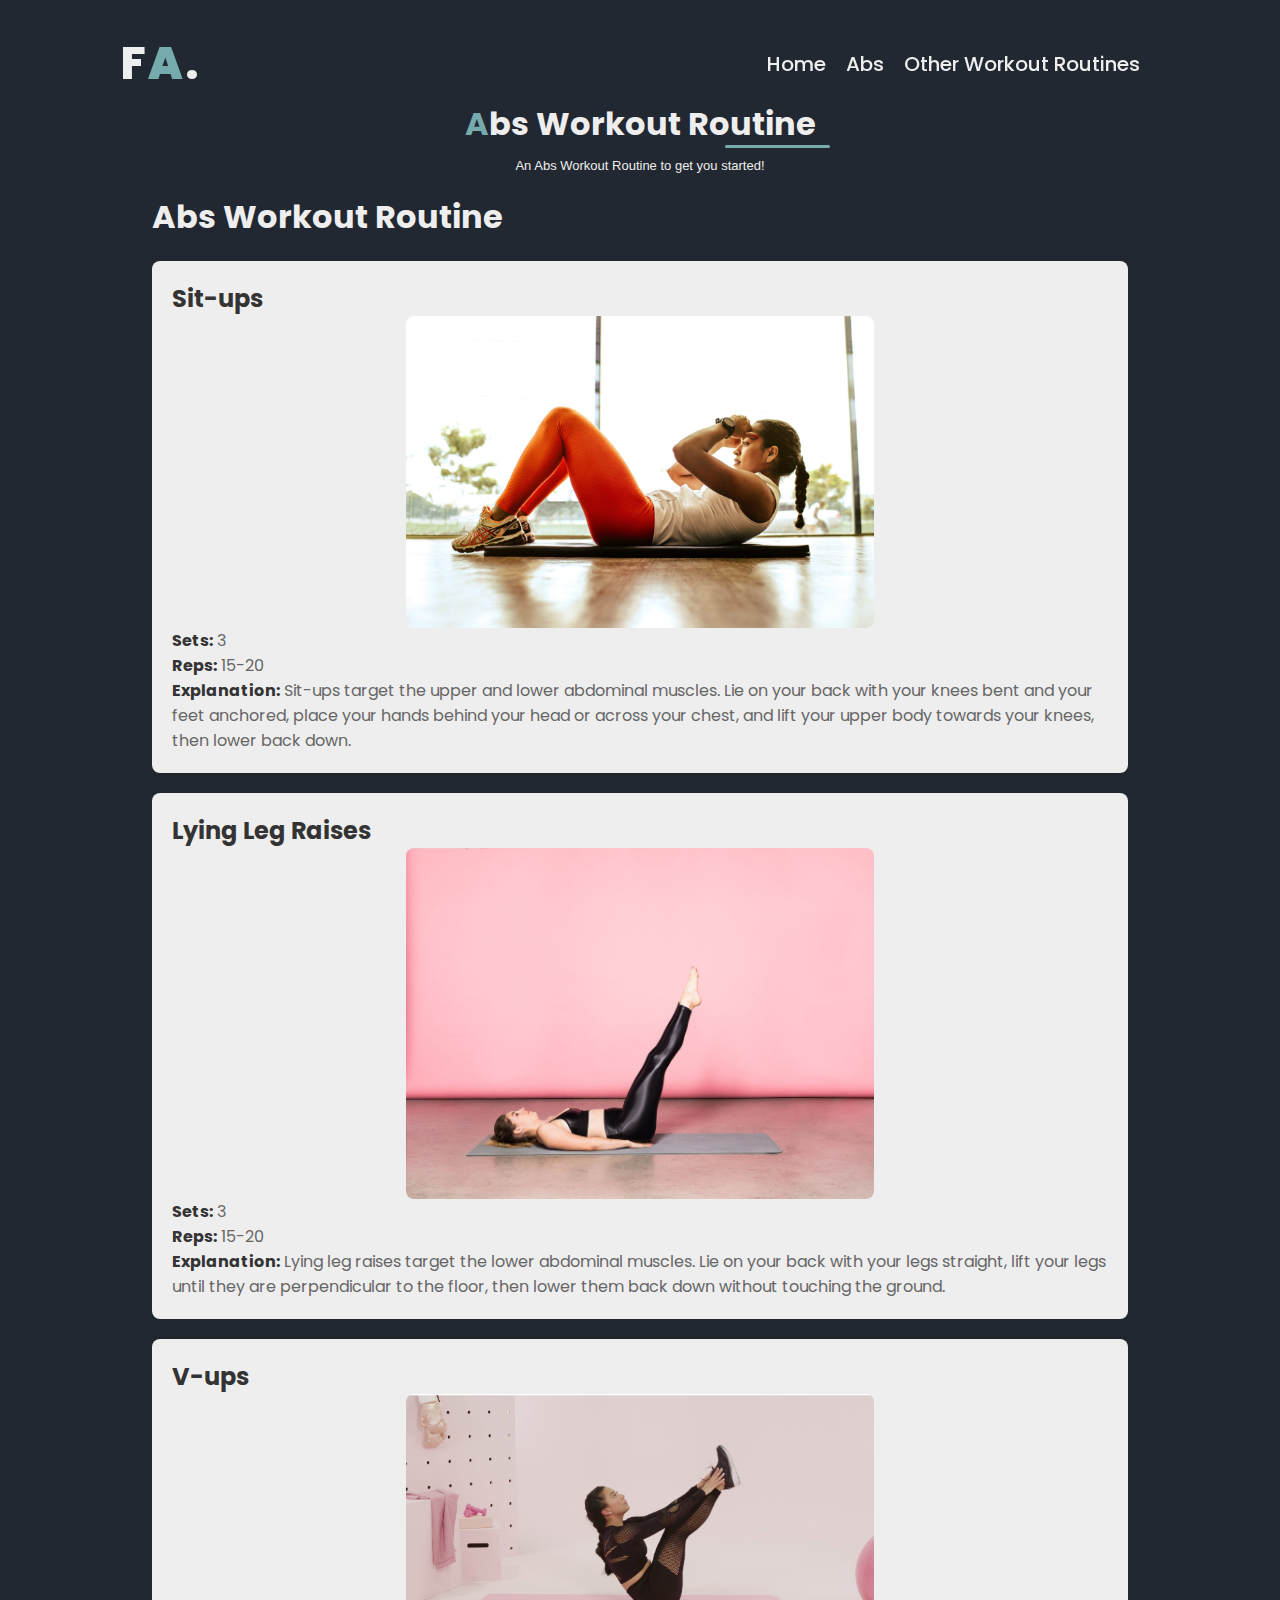
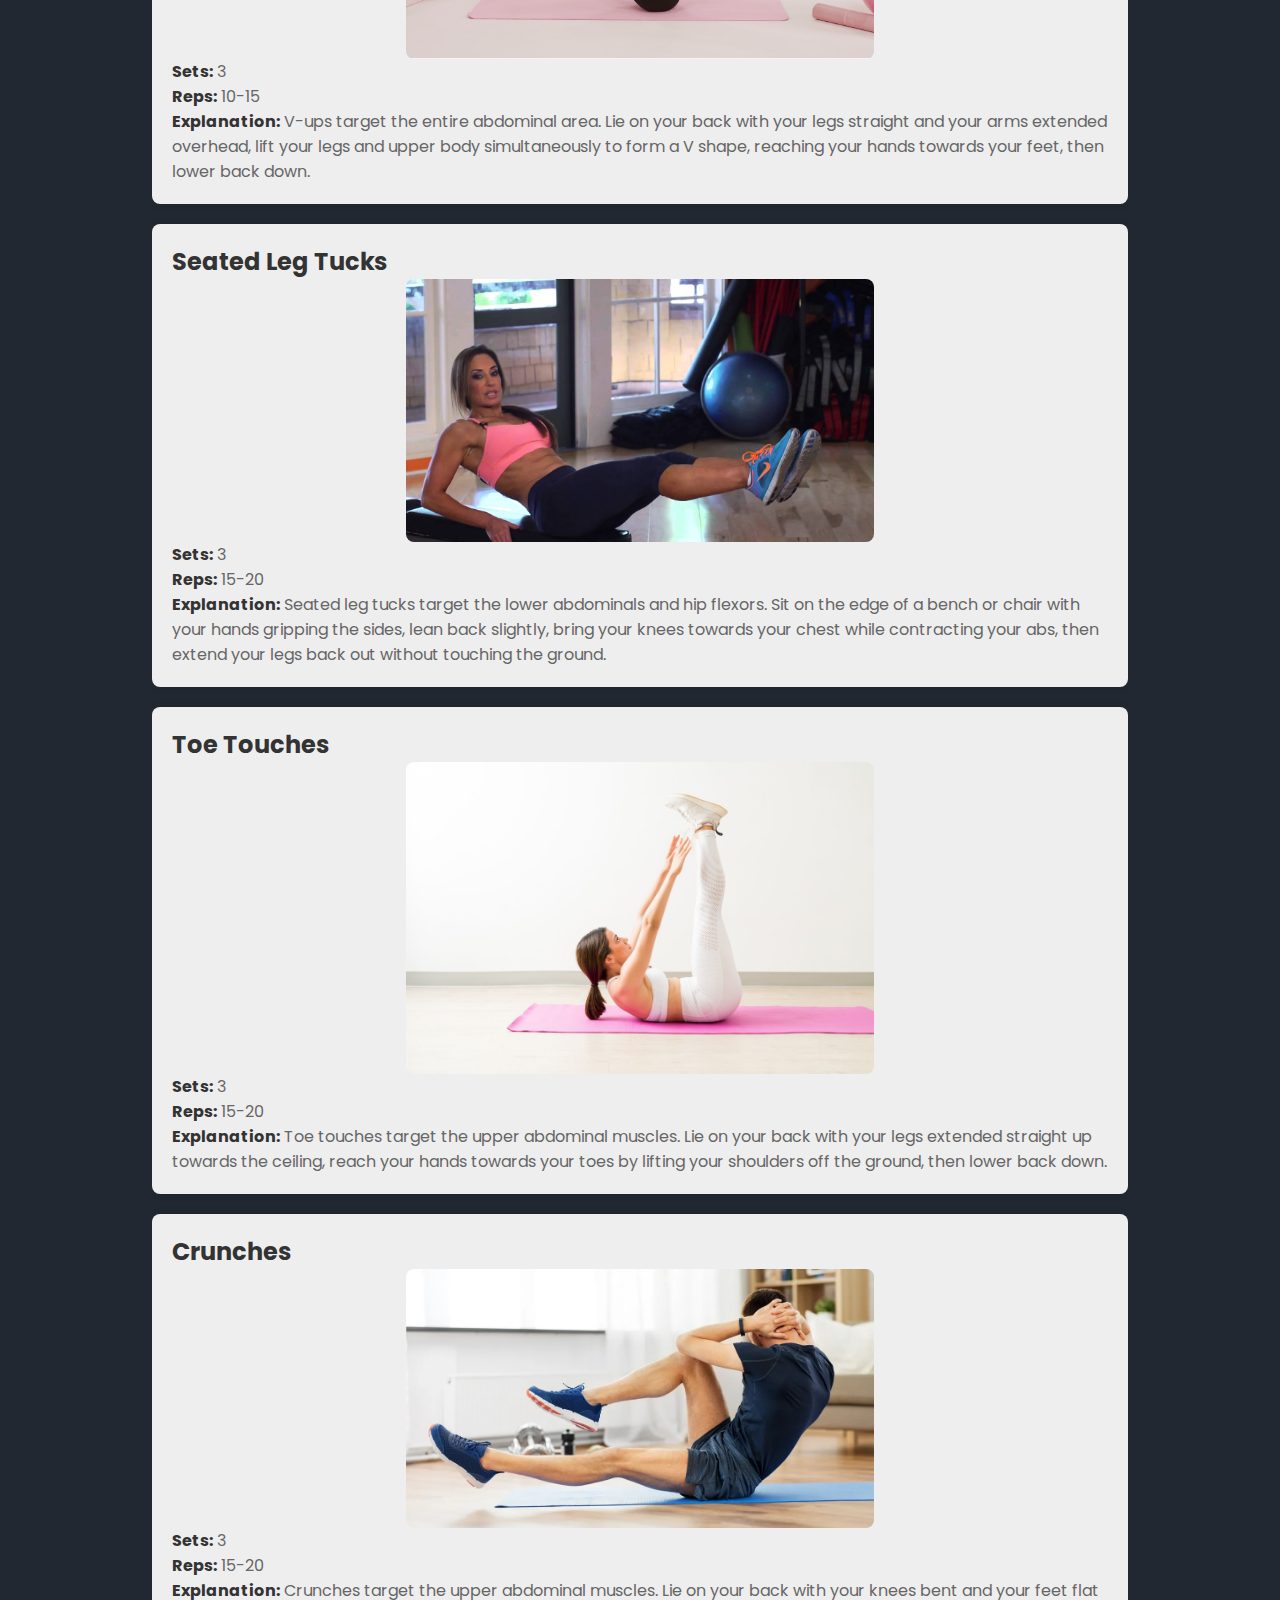
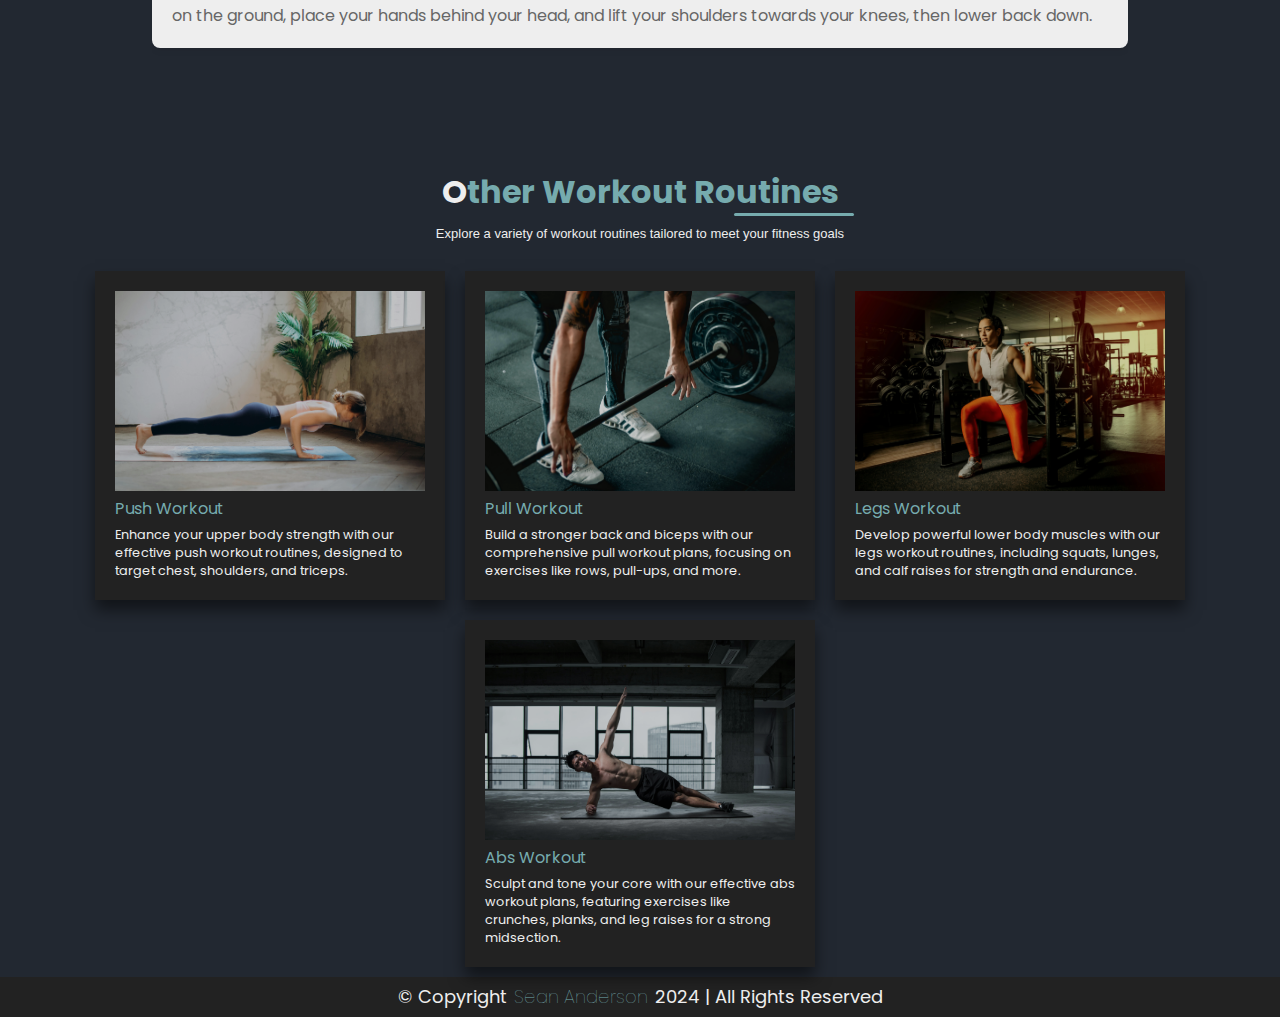
<file: abs.html>
<!DOCTYPE html>
<html lang="en">
<head>
    <meta charset="UTF-8">
    <meta name="viewport" content="width=device-width, initial-scale=1.0">
    <link rel="stylesheet" href="style.css">
    <link rel="stylesheet" href="https://cdnjs.cloudflare.com/ajax/libs/font-awesome/4.7.0/css/font-awesome.css" />
    <title>Document</title>
</head>

<body>
    <!-- Navbar -->
    <div class="navbar">
        <a href="#" class="logo">F<B>A</B>.</a>
        <div class="toggle" onclick="navToggle();"></div>
        <ol>
            <li><a href="landing.html" onclick="navToggle();">home</a></li>
            <li><a href="#abs" onclick="navToggle();">abs</a></li>
            <li><a href="#workouts" onclick="navToggle();">Other Workout Routines</a></li>
        </ol>
    </div>

    <!-- Workout Section -->
    <section id="abs" class="abs view">
        <div class="main">
            <h2><span>A</span>bs Workout Routine</h2>
            <h6>An Abs Workout Routine to get you started!</h6>
        </div>
        <div class="content">
            <div class="container">
                <h1>Abs Workout Routine</h1>
                <div class="exercise">
                    <h2>Sit-ups</h2>
                    <img src="situps.jpg" alt="Sit-ups">
                    <p><strong>Sets:</strong> 3</p>
                    <p><strong>Reps:</strong> 15-20</p>
                    <p><strong>Explanation:</strong> Sit-ups target the upper and lower abdominal muscles. Lie on your
                        back with your knees bent and your feet anchored, place your hands behind your head or across
                        your chest, and lift your upper body towards your knees, then lower back down.</p>
                </div>

                <div class="exercise">
                    <h2>Lying Leg Raises</h2>
                    <img src="lyinglegraises.jpg" alt="Lying Leg Raises">
                    <p><strong>Sets:</strong> 3</p>
                    <p><strong>Reps:</strong> 15-20</p>
                    <p><strong>Explanation:</strong> Lying leg raises target the lower abdominal muscles. Lie on your
                        back with your legs straight, lift your legs until they are perpendicular to the floor, then
                        lower them back down without touching the ground.</p>
                </div>

                <div class="exercise">
                    <h2>V-ups</h2>
                    <img src="vups.png" alt="V-ups">
                    <p><strong>Sets:</strong> 3</p>
                    <p><strong>Reps:</strong> 10-15</p>
                    <p><strong>Explanation:</strong> V-ups target the entire abdominal area. Lie on your back with your
                        legs straight and your arms extended overhead, lift your legs and upper body simultaneously to
                        form a V shape, reaching your hands towards your feet, then lower back down.</p>
                </div>

                <div class="exercise">
                    <h2>Seated Leg Tucks</h2>
                    <img src="seatedlegtucks.jpg" alt="Seated Leg Tucks">
                    <p><strong>Sets:</strong> 3</p>
                    <p><strong>Reps:</strong> 15-20</p>
                    <p><strong>Explanation:</strong> Seated leg tucks target the lower abdominals and hip flexors. Sit
                        on the edge of a bench or chair with your hands gripping the sides, lean back slightly, bring
                        your knees towards your chest while contracting your abs, then extend your legs back out without
                        touching the ground.</p>
                </div>

                <div class="exercise">
                    <h2>Toe Touches</h2>
                    <img src="toetouches.jpg" alt="Toe Touches">
                    <p><strong>Sets:</strong> 3</p>
                    <p><strong>Reps:</strong> 15-20</p>
                    <p><strong>Explanation:</strong> Toe touches target the upper abdominal muscles. Lie on your back
                        with your legs extended straight up towards the ceiling, reach your hands towards your toes by
                        lifting your shoulders off the ground, then lower back down.</p>
                </div>

                <div class="exercise">
                    <h2>Crunches</h2>
                    <img src="crunches.jpg" alt="Crunches">
                    <p><strong>Sets:</strong> 3</p>
                    <p><strong>Reps:</strong> 15-20</p>
                    <p><strong>Explanation:</strong> Crunches target the upper abdominal muscles. Lie on your back with
                        your knees bent and your feet flat on the ground, place your hands behind your head, and lift
                        your shoulders towards your knees, then lower back down.</p>
                </div>
            </div>
        </div>
    </section>

    <!-- Other Workout Routines Section -->
    <section id="workouts" class="workouts view">
        <div class="main">
            <h2>O<span>ther Workout Routines</span></h2>
            <h6>Explore a variety of workout routines tailored to meet your fitness goals</h6>
        </div>
        <div class="content">
            <div class="frame">
                <div class="box">
                    <a href="push.html">
                        <img src="push.jpg" alt="">
                    </a>
                </div>
                <div class="title">Push Workout</div>
                <p>Enhance your upper body strength with our effective push workout routines, designed to target chest,
                    shoulders, and triceps.</p>
            </div>

            <div class="frame">
                <div class="box">
                    <a href="pull.html">
                        <img src="pull.jpg" alt="">
                    </a>
                </div>
                <div class="title">Pull Workout</div>
                <p>Build a stronger back and biceps with our comprehensive pull workout plans, focusing on exercises
                    like rows, pull-ups, and more.</p>
            </div>

            <div class="frame">
                <div class="box">
                    <a href="legs.html">
                        <img src="legs.jpg" alt="">
                    </a>
                </div>
                <div class="title">Legs Workout</div>
                <p>Develop powerful lower body muscles with our legs workout routines, including squats, lunges, and
                    calf raises for strength and endurance.</p>
            </div>

            <div class="frame">
                <div class="box">
                    <a href="abs.html">
                        <img src="abs.jpg" alt="">
                    </a>
                </div>
                <div class="title">Abs Workout</div>
                <p>Sculpt and tone your core with our effective abs workout plans, featuring exercises like crunches,
                    planks, and leg raises for a strong midsection.</p>
            </div>
        </div>
    </section>

    <section class="copyright">
        &copy; copyright <a href="#">Sean Anderson</a> 2024 | All Rights Reserved
    </section>

    <!-- JavaScript for Sticky Navbar and Navigation Toggle -->
    <script>
        window.addEventListener('scroll', function () {
            const navbar = document.querySelector('.navbar');
            navbar.classList.toggle("sticky", window.scrollY > 50);
        });

        const togglebar = document.querySelector('.toggle');
        const menu = document.querySelector('ol');

        function navToggle() {
            togglebar.classList.toggle("active");
            menu.classList.toggle("active");
        };
    </script>
</body>
</html>
</file>
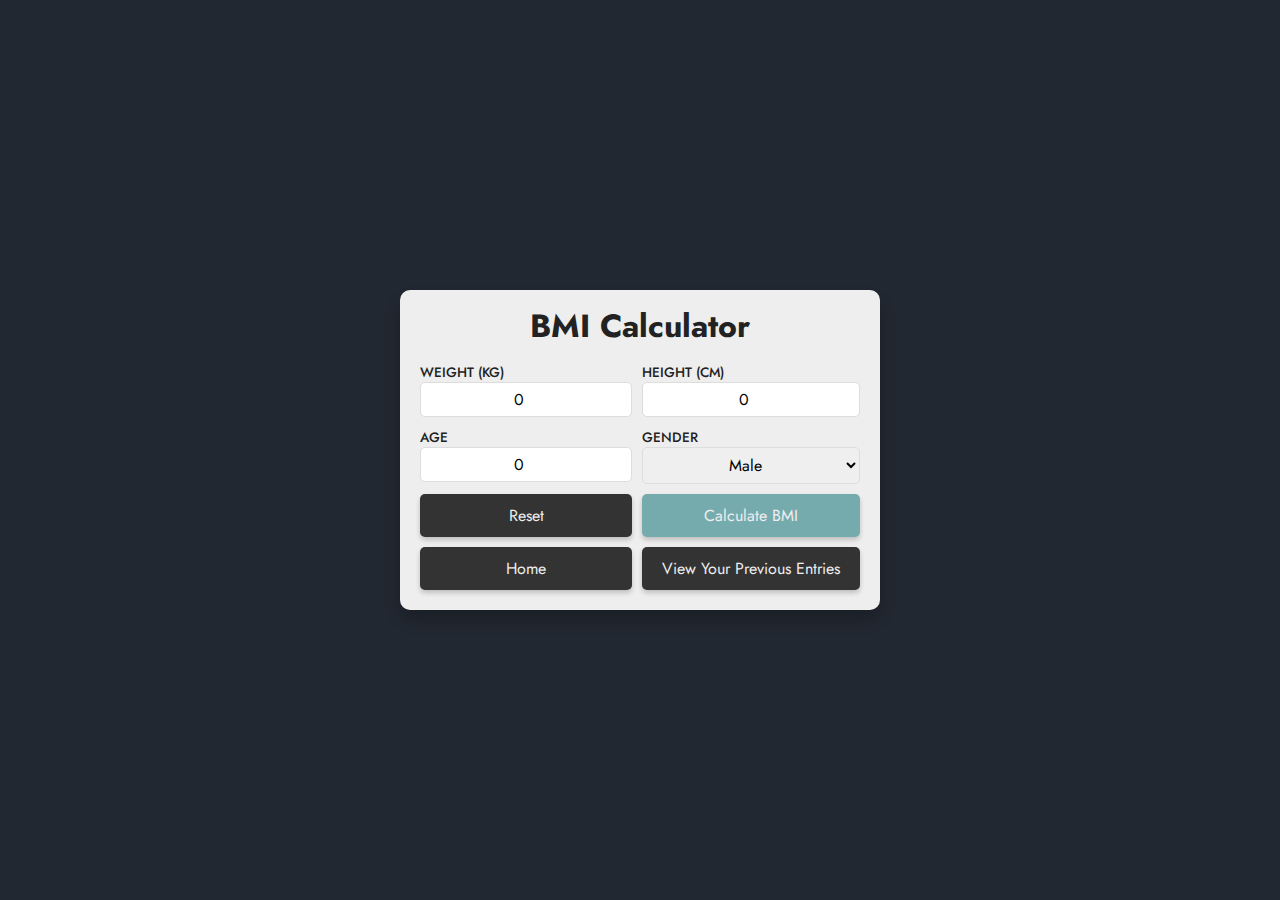
<file: bmi.html>
<!DOCTYPE html>
<html lang="en">
<head>
  <meta charset="UTF-8">
  <meta name="viewport" content="width=device-width, initial-scale=1.0">
  <title>BMI Calculator</title>
  <link rel="stylesheet" href="calculators.css">
</head>

<body>
  <div class="container">
    <h1>BMI Calculator</h1>
    <!-- BMI Calculator Form -->
    <form id="calculator" action="bmi.php" method="POST">
      <div>
        <label for="weight">Weight (kg)</label>
        <input type="number" id="weight" name="weight" placeholder="Weight in kg" min="0" value="0" step="0.01">
      </div>

      <div>
        <label for="height">Height (cm)</label>
        <input type="number" id="height" name="height" placeholder="Height in cm" min="0" value="0" step="0.01">
      </div>

      <div>
        <label for="age">Age</label>
        <input type="number" id="age" name="age" placeholder="Age" min="0" value="0">
      </div>

      <div>
        <label for="gender">Gender</label>
        <select id="gender" name="gender">
          <option value="male">Male</option>
          <option value="female">Female</option>
        </select>
      </div>

      <!-- Hidden input field for storing user email -->
      <input type="hidden" id="email" name="email" value="">
      <button type="reset">Reset</button>
      <button type="submit">Calculate BMI</button>
      <button type="button" class="home" onclick="window.location.href='landing.html'">Home</button>
      <button type="button" class="entries" onclick="window.location.href='entries.html'">View Your Previous Entries</button>
    </form>

    <!-- Displayed BMI value -->
    <div id="result">
      <div class="bmibmr">
        <span>BMI</span>
        <h2 id="bmi">0</h2>
      </div>

      <!-- Displayed BMI category -->
      <div class="bmi-category">
        <h3>Category</h3>
        <p id="category">N/A</p>
      </div>
    </div>
  </div>

  <!-- JavaScript to handle form submission and display BMI results -->
  <script>
    document.addEventListener("DOMContentLoaded", function () {
      const email = localStorage.getItem('email');
      document.getElementById('email').value = email;

      document.getElementById('calculator').addEventListener('submit', function (e) {
        e.preventDefault();

        const formData = new FormData(this);

        fetch('bmi.php', {
          method: 'POST',
          body: formData
        })
          .then(response => response.json())
          .then(data => {
            if (data.success) {
              document.getElementById('bmi').textContent = data.bmi.toFixed(2);
              document.getElementById('category').textContent = data.category;
              document.getElementById('result').classList.add('show');
            } else {
              alert('An error occurred: ' + data.error);
            }
          })
          .catch(error => {
            console.error('Error:', error);
            alert('An error occurred: ' + error.message);
          });
      });
    });
  </script>

  <script src="bmi.js"></script>
</body>
</html>
</file>
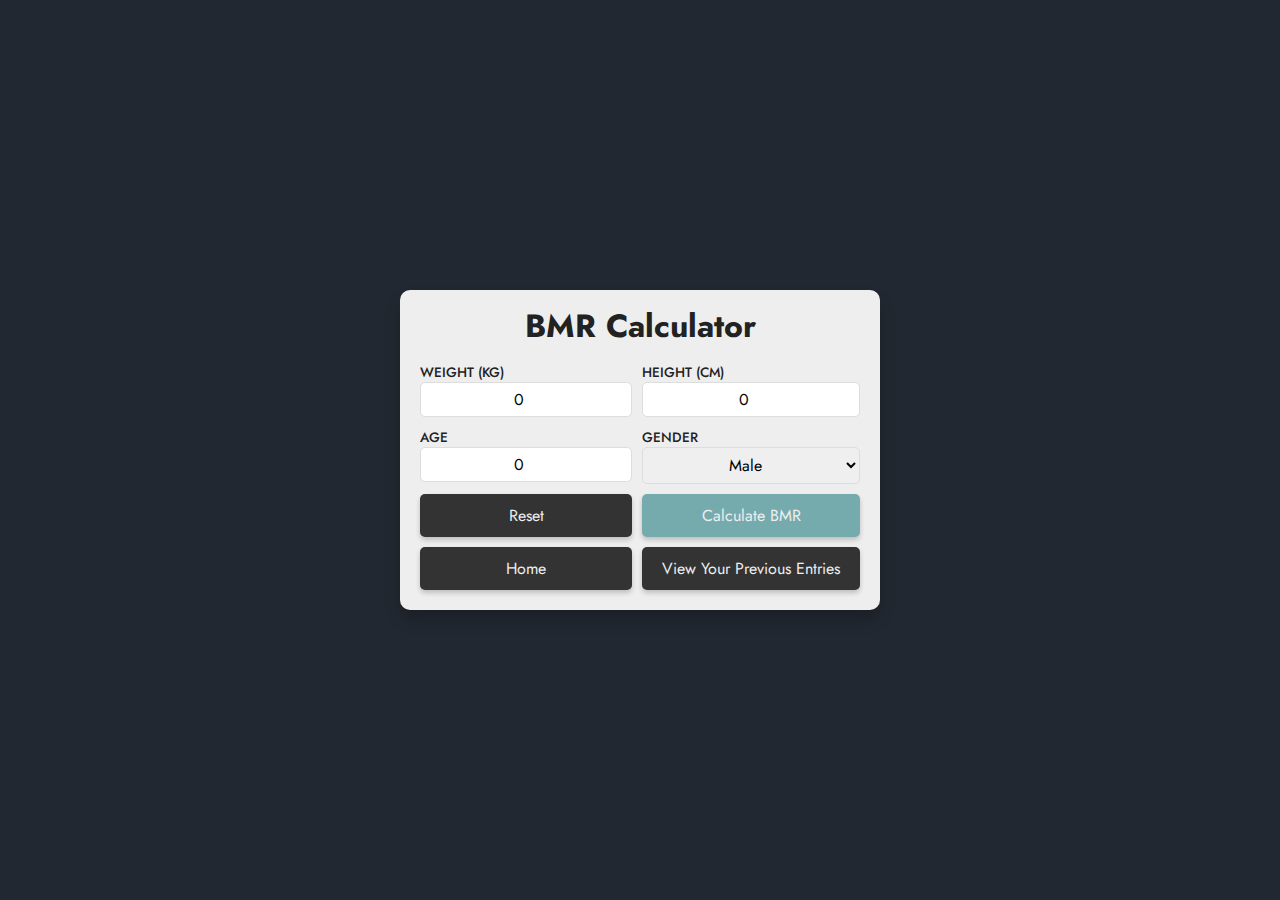
<file: bmr.html>
<!DOCTYPE html>
<html lang="en">
<head>
  <meta charset="UTF-8">
  <meta name="viewport" content="width=device-width, initial-scale=1.0">
  <title>BMR Calculator</title>
  <link rel="stylesheet" href="calculators.css">
</head>

<body>
  <div class="container">
    <h1>BMR Calculator</h1>
    <!-- BMR Calculator Form -->
    <form id="calculator" action="bmr.php" method="POST">
      <div>
        <label for="weight">Weight (kg)</label>
        <input type="number" id="weight" name="weight" placeholder="Weight in kg" min="0" value="0" step="0.01">
      </div>

      <div>
        <label for="height">Height (cm)</label>
        <input type="number" id="height" name="height" placeholder="Height in cm" min="0" value="0" step="0.01">
      </div>

      <div>
        <label for="age">Age</label>
        <input type="number" id="age" name="age" placeholder="Age" min="0" value="0">
      </div>

      <div>
        <label for="gender">Gender</label>
        <select id="gender" name="gender">
          <option value="male">Male</option>
          <option value="female">Female</option>
        </select>
      </div>

      <!-- Hidden input field for storing user email -->
      <input type="hidden" id="email" name="email" value="">
      <button type="reset">Reset</button>
      <button type="submit">Calculate BMR</button>
      <button type="button" class="home" onclick="window.location.href='landing.html'">Home</button>
      <button type="button" class="entries" onclick="window.location.href='entries.html'">View Your Previous Entries</button>
    </form>

    <!-- Displayed BMR value -->
    <div id="result">
      <div class="bmibmr">
        <span>BMR</span>
        <h2 id="bmr">0</h2>
        <p>kcal/day</p>
      </div>

      <!-- Daily Calorie Needs Section -->
      <div class="daily-calories">
        <h3>Daily Calorie Needs</h3>
        <ul class="activity-levels">
          <li>
            <p>
              <strong class="name">Sedentary</strong>
              <small class="desc">Little to no exercise</small>
            </p>
            <span class="value" id="sedentary">0</span>
          </li>
          <li>
            <p>
              <strong class="name">Lightly Active</strong>
              <small class="desc">Light exercise or sports (1-3 days/week)</small>
            </p>
            <span class="value" id="light">0</span>
          </li>
          <li>
            <p>
              <strong class="name">Moderately Active</strong>
              <small class="desc">Moderate exercise or sports (4-5 days/week)</small>
            </p>
            <span class="value" id="moderate">0</span>
          </li>
          <li>
            <p>
              <strong class="name">Very Active</strong>
              <small class="desc">Hard exercise or sports (6-7 days/week)</small>
            </p>
            <span class="value" id="very-active">0</span>
          </li>
          <li>
            <p>
              <strong class="name">Super Active</strong>
              <small class="desc">Very hard exercise, physical job, or training twice a day</small>
            </p>
            <span class="value" id="super-active">0</span>
          </li>
        </ul>
      </div>
    </div>
  </div>

  <!-- JavaScript to handle form submission and display BMR results -->
  <script>
    document.addEventListener("DOMContentLoaded", function () {
      const email = localStorage.getItem('email');
      document.getElementById('email').value = email;

      document.getElementById('calculator').addEventListener('submit', function (e) {
        e.preventDefault();

        const formData = new FormData(this);

        fetch('bmr.php', {
          method: 'POST',
          body: formData
        })
          .then(response => response.json())
          .then(data => {
            if (data.success) {
              document.getElementById('bmr').textContent = data.bmr.toFixed(2);
              document.getElementById('sedentary').textContent = data.activityLevels.sedentary.toFixed(2);
              document.getElementById('light').textContent = data.activityLevels.light.toFixed(2);
              document.getElementById('moderate').textContent = data.activityLevels.moderate.toFixed(2);
              document.getElementById('very-active').textContent = data.activityLevels.veryActive.toFixed(2);
              document.getElementById('super-active').textContent = data.activityLevels.superActive.toFixed(2);
              document.getElementById('result').classList.add('show');
            } else {
              alert('An error occurred: ' + data.error);
            }
          })
          .catch(error => {
            console.error('Error:', error);
            alert('An error occurred: ' + error.message);
          });
      });
    });
  </script>

  <script src="bmr.js"></script>
</body>
</html>
</file>
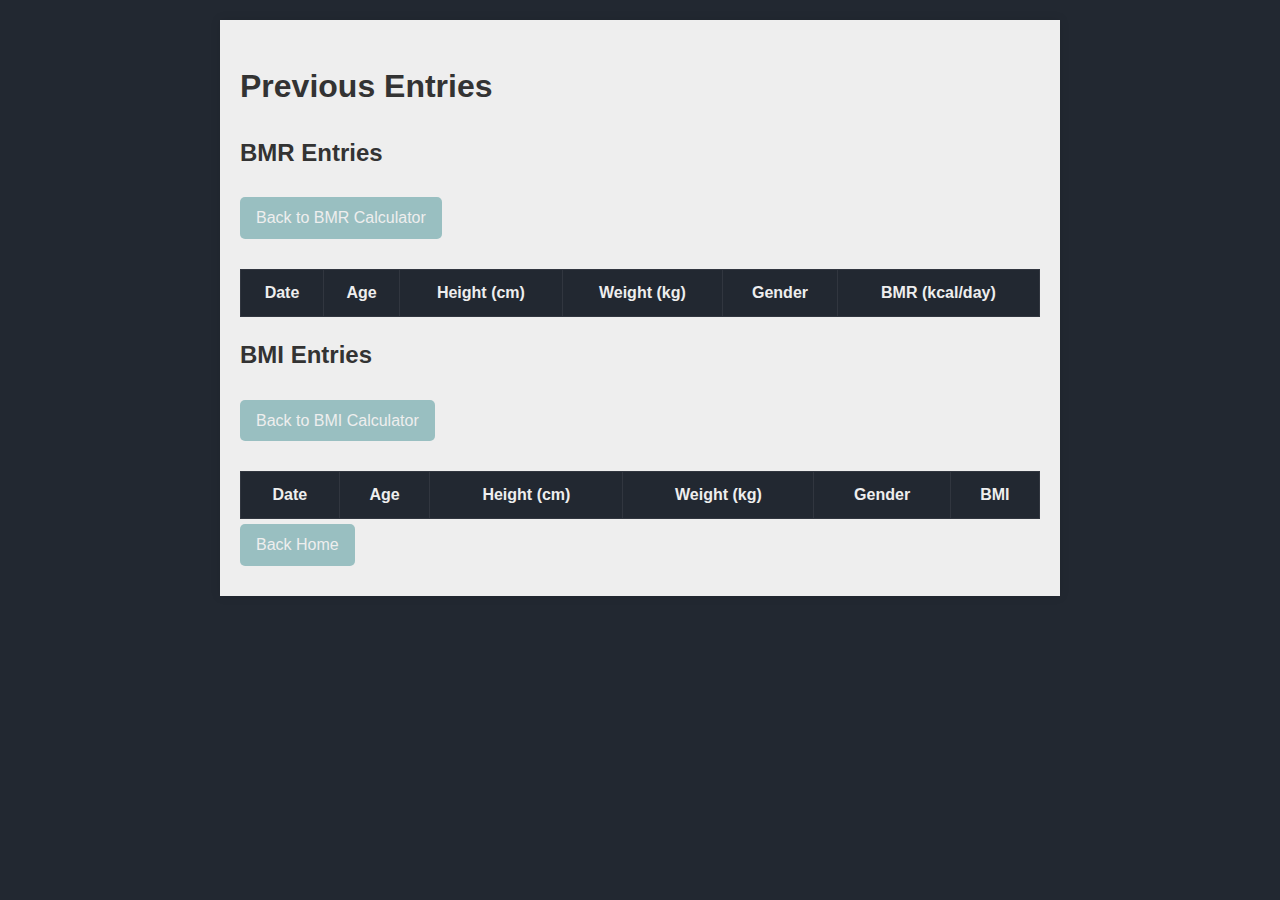
<file: entries.html>
<!DOCTYPE html>
<html lang="en">
<head>
  <meta charset="UTF-8">
  <meta name="viewport" content="width=device-width, initial-scale=1.0">
  <title>Previous Entries</title>
  <link rel="stylesheet" href="entries.css">
</head>

<body>
  <div class="container">
    <h1>Previous Entries</h1>

    <!-- BMR Entries Section -->
    <div id="bmr-entries">
      <h2>BMR Entries</h2>
      <a href="bmr.html">Back to BMR Calculator</a>
      <table>
        <thead>
          <tr>
            <th>Date</th>
            <th>Age</th>
            <th>Height (cm)</th>
            <th>Weight (kg)</th>
            <th>Gender</th>
            <th>BMR (kcal/day)</th>
          </tr>
        </thead>
        <tbody id="bmr-entries-body">
          <!-- BMR entries will be dynamically added here -->
        </tbody>
      </table>
    </div>

    <!-- BMI Entries Section -->
    <div id="bmi-entries">
      <h2>BMI Entries</h2>
      <a href="bmi.html">Back to BMI Calculator</a>
      <table>
        <thead>
          <tr>
            <th>Date</th>
            <th>Age</th>
            <th>Height (cm)</th>
            <th>Weight (kg)</th>
            <th>Gender</th>
            <th>BMI</th>
          </tr>
        </thead>
        <tbody id="bmi-entries-body">
          <!-- BMI entries will be dynamically added here -->
        </tbody>
      </table>
    </div>
    <a href="landing.html">Back Home</a>
  </div>

  <!-- JavaScript for fetching and displaying data -->
  <script>
    document.addEventListener("DOMContentLoaded", function () {
      const email = localStorage.getItem('email');

      fetch(`fetchBMREntries.php?email=${email}`)
        .then(response => response.json())
        .then(data => {
          const bmrEntriesBody = document.getElementById('bmr-entries-body');
          bmrEntriesBody.innerHTML = '';

          if (data.success) {
            data.entries.forEach(entry => {
              const row = document.createElement('tr');
              row.innerHTML = `
                <td>${entry.created_at}</td>
                <td>${entry.age}</td>
                <td>${entry.height}</td>
                <td>${entry.weight}</td>
                <td>${entry.gender}</td>
                <td>${parseFloat(entry.bmr).toFixed(2)}</td>
              `;
              bmrEntriesBody.appendChild(row);
            });
          } else {
            const row = document.createElement('tr');
            row.innerHTML = `<td colspan="6">No BMR entries found.</td>`;
            bmrEntriesBody.appendChild(row);
          }
        })
        .catch(error => {
          console.error('Error fetching BMR data:', error);
          alert('An error occurred while fetching BMR data.');
        });

      fetch(`fetchBMIEntries.php?email=${email}`)
        .then(response => response.json())
        .then(data => {
          const bmiEntriesBody = document.getElementById('bmi-entries-body');
          bmiEntriesBody.innerHTML = '';

          if (data.success) {
            data.entries.forEach(entry => {
              const row = document.createElement('tr');
              row.innerHTML = `
                <td>${entry.created_at}</td>
                <td>${entry.age}</td>
                <td>${entry.height}</td>
                <td>${entry.weight}</td>
                <td>${entry.gender}</td>
                <td>${parseFloat(entry.bmi).toFixed(2)}</td>
              `;
              bmiEntriesBody.appendChild(row);
            });
          } else {
            const row = document.createElement('tr');
            row.innerHTML = `<td colspan="6">No BMI entries found.</td>`;
            bmiEntriesBody.appendChild(row);
          }
        })
        .catch(error => {
          console.error('Error fetching BMI data:', error);
          alert('An error occurred while fetching BMI data.');
        });
    });
  </script>
</body>
</html>
</file>
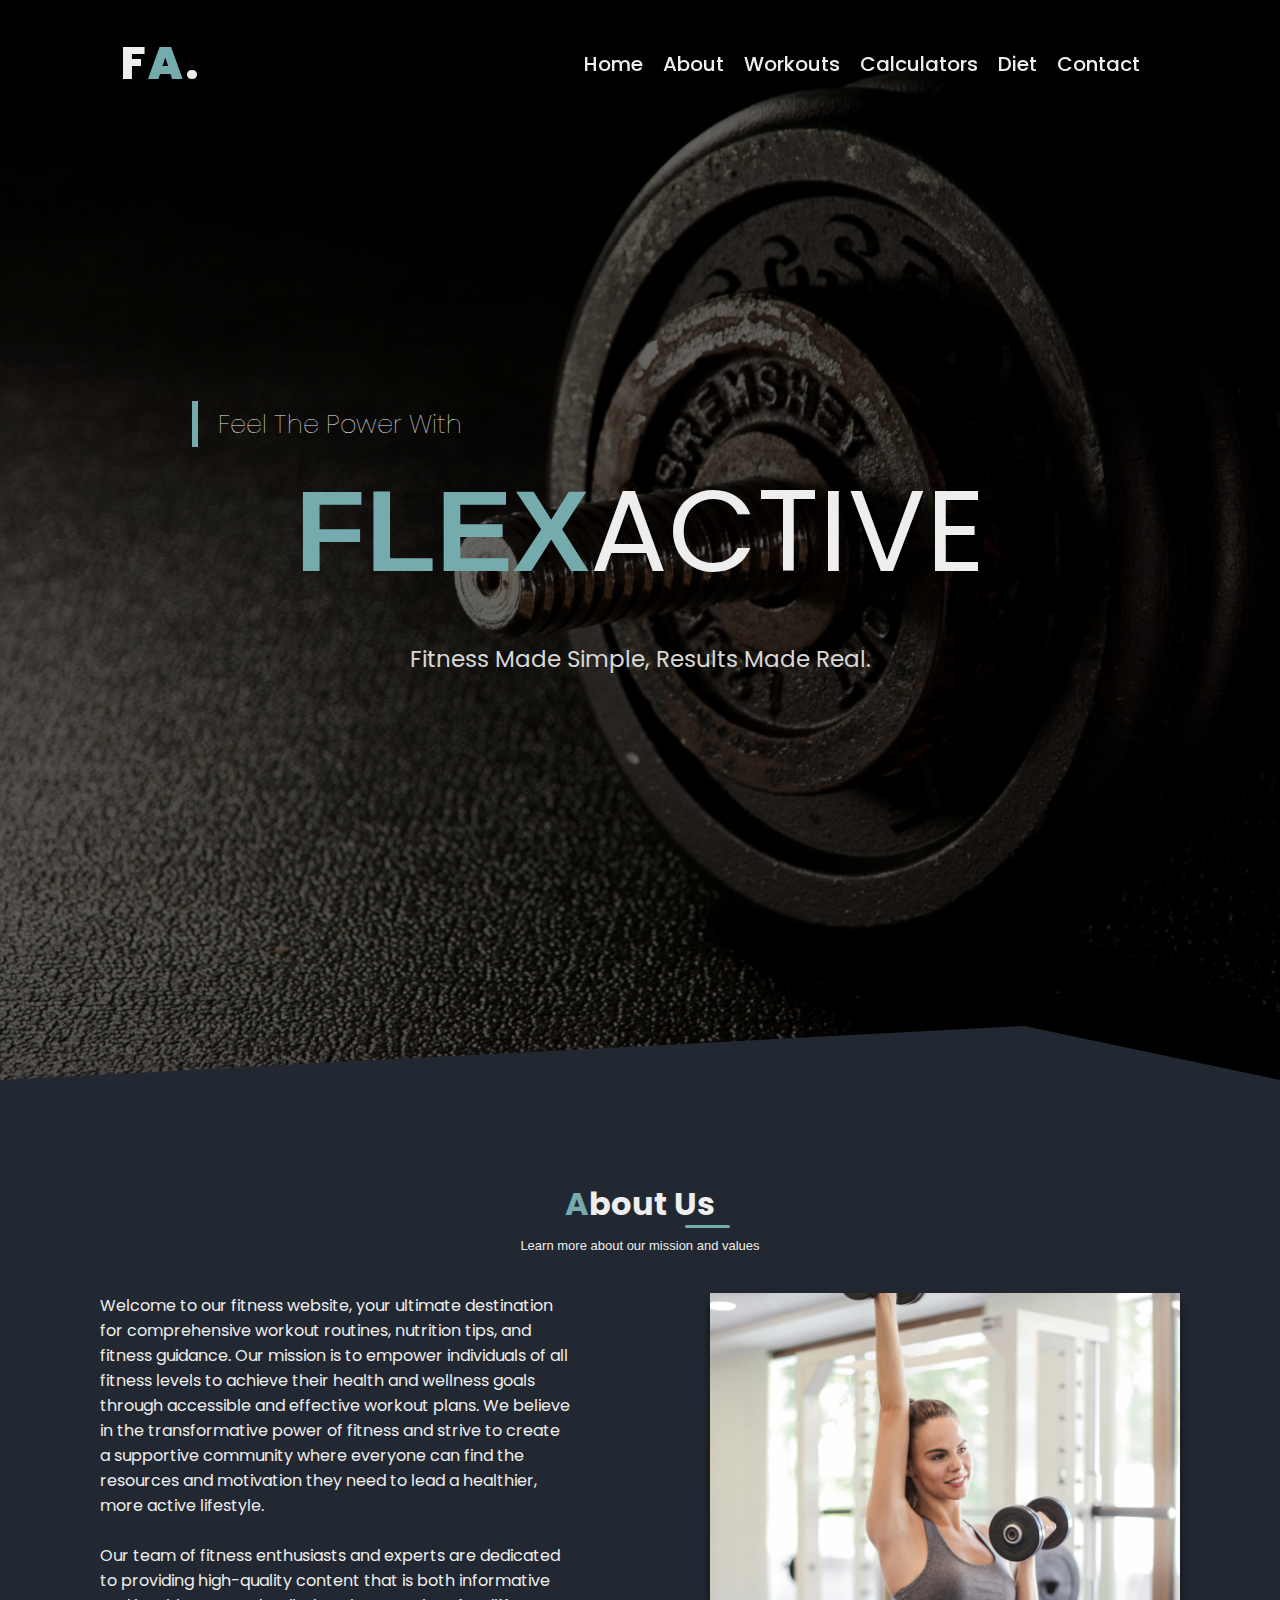
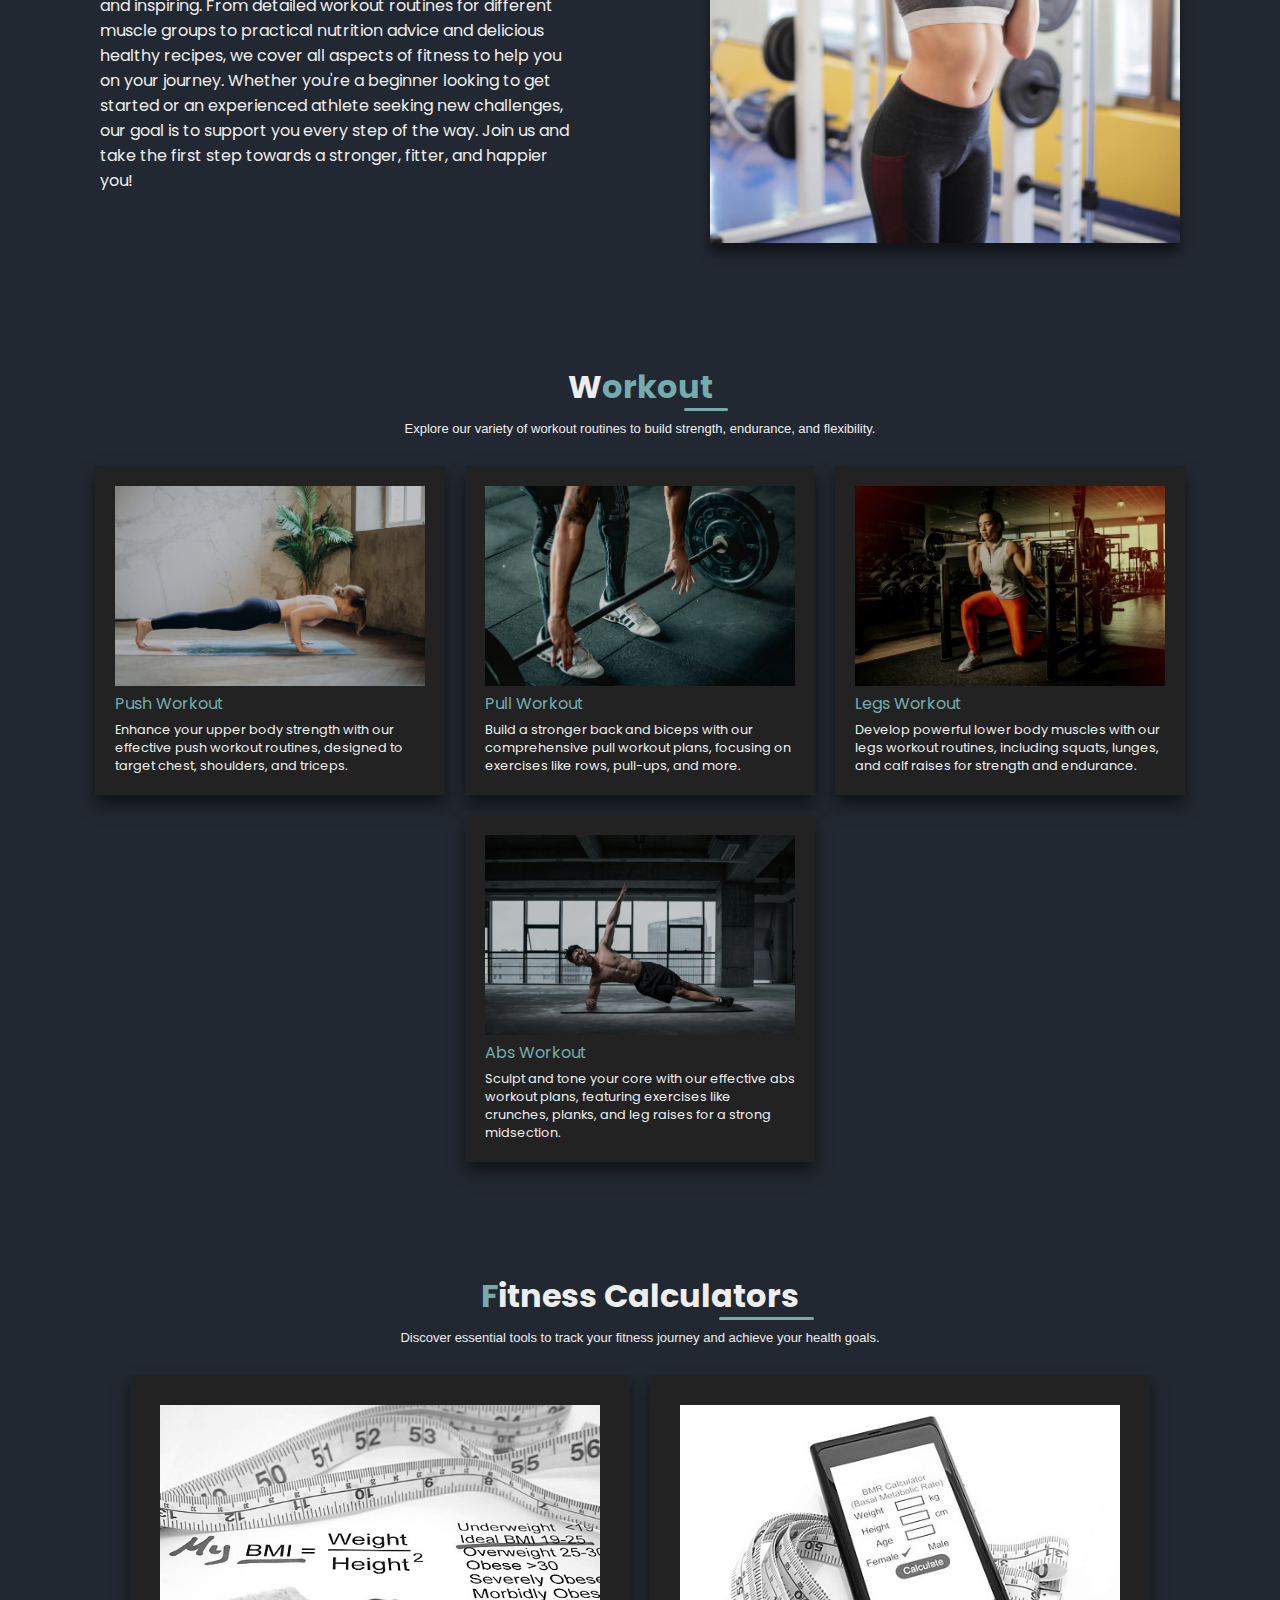
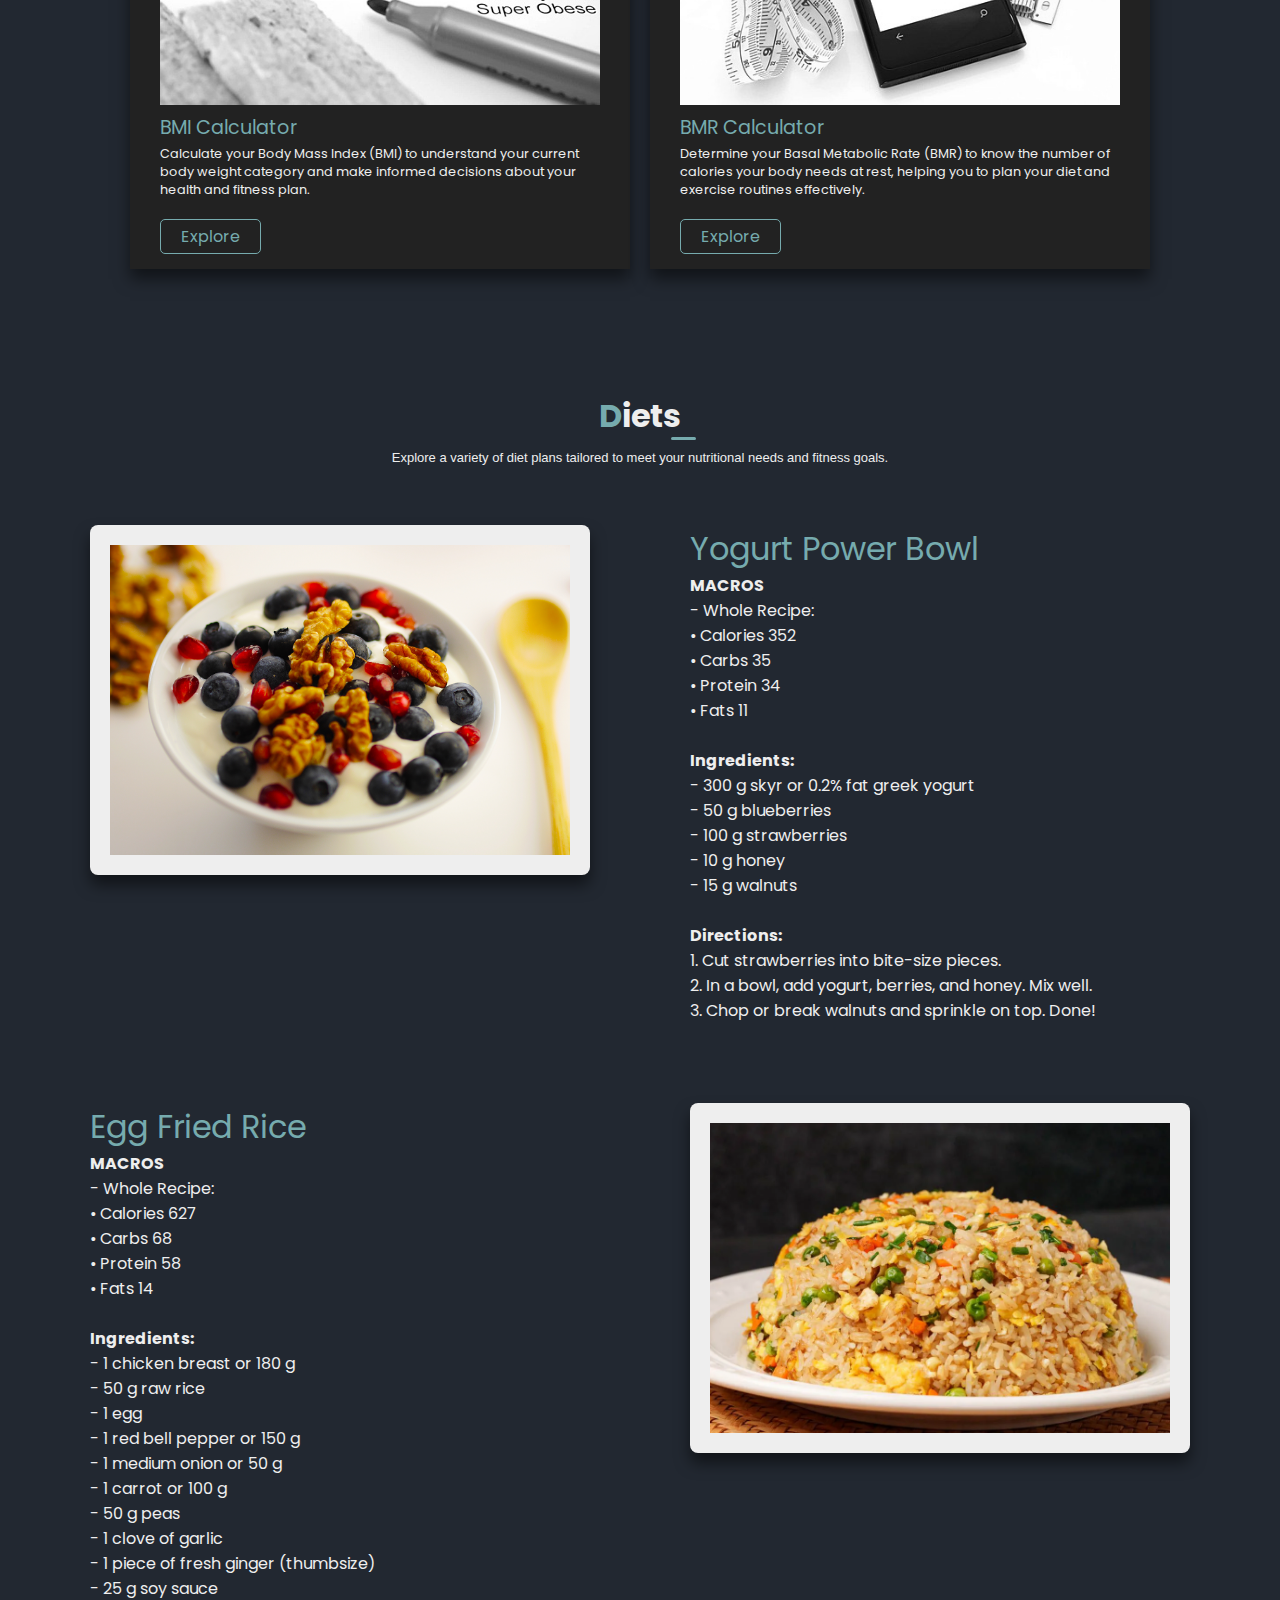
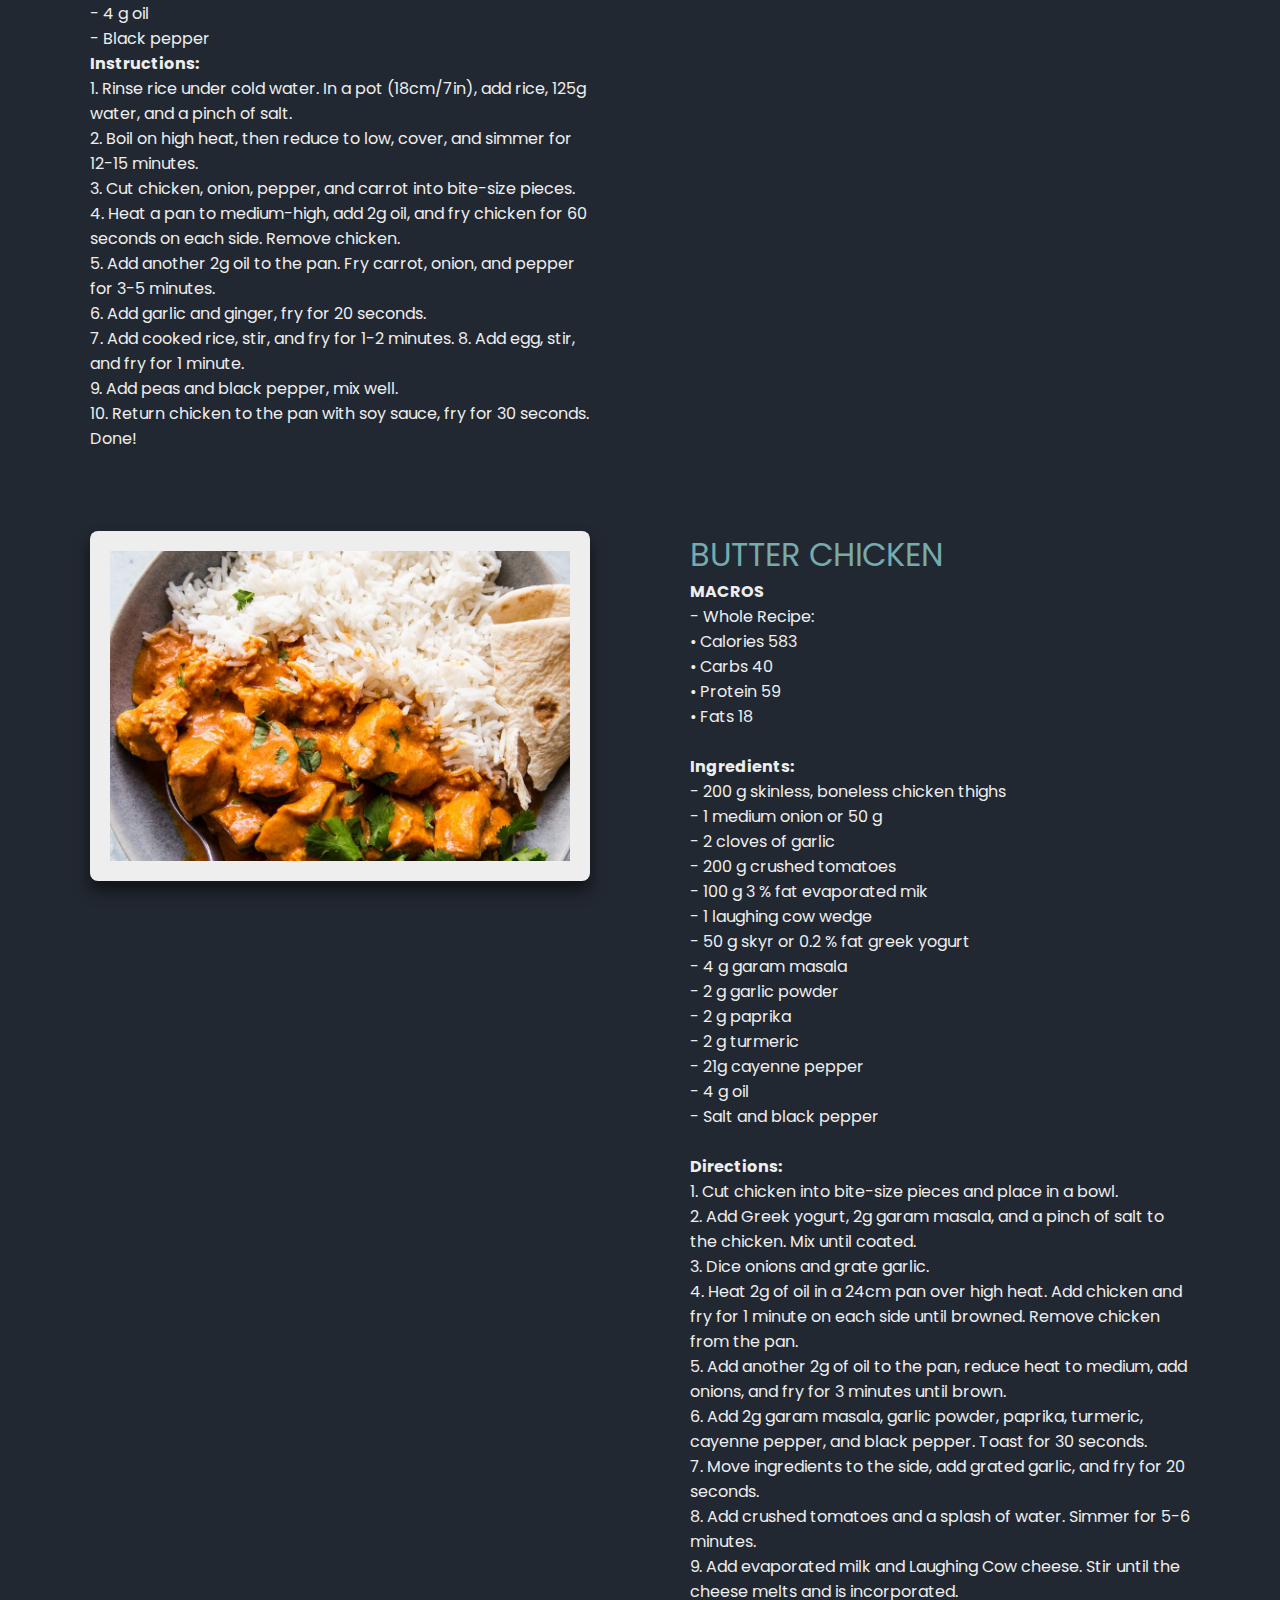
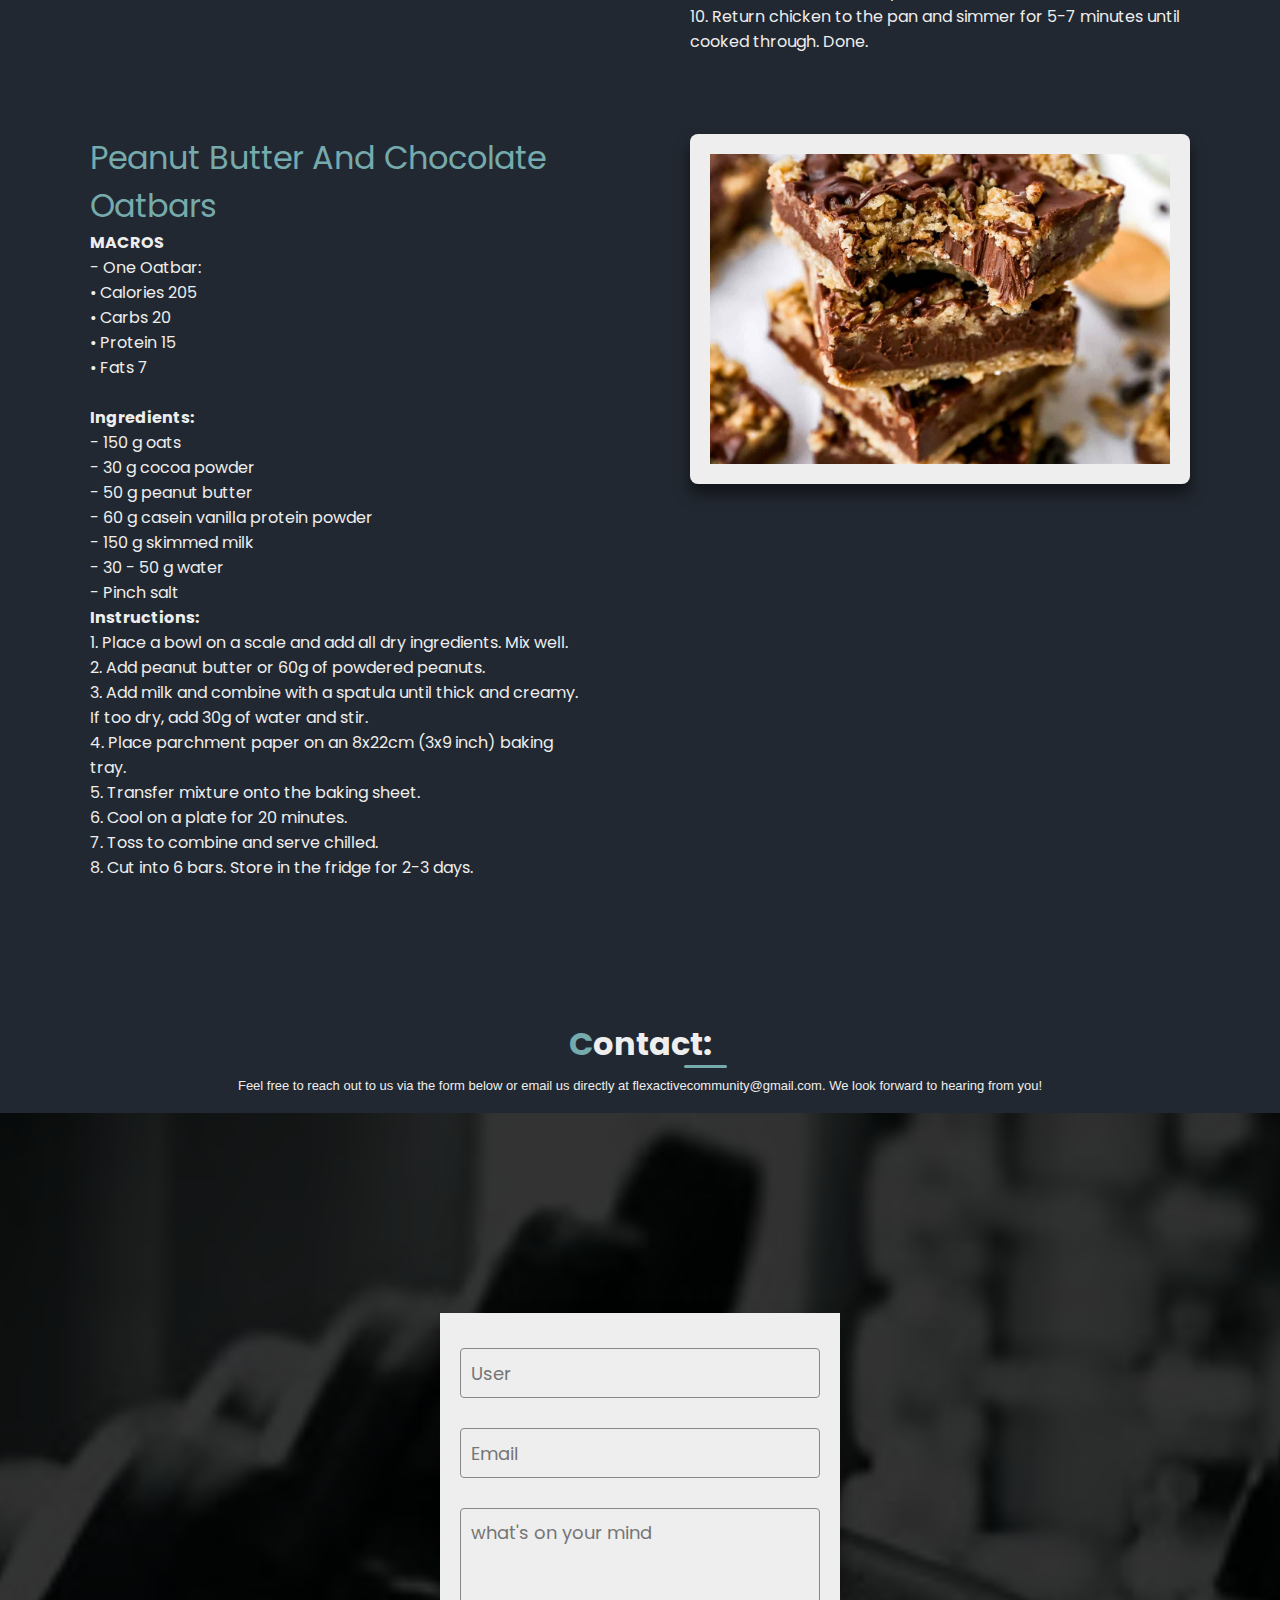
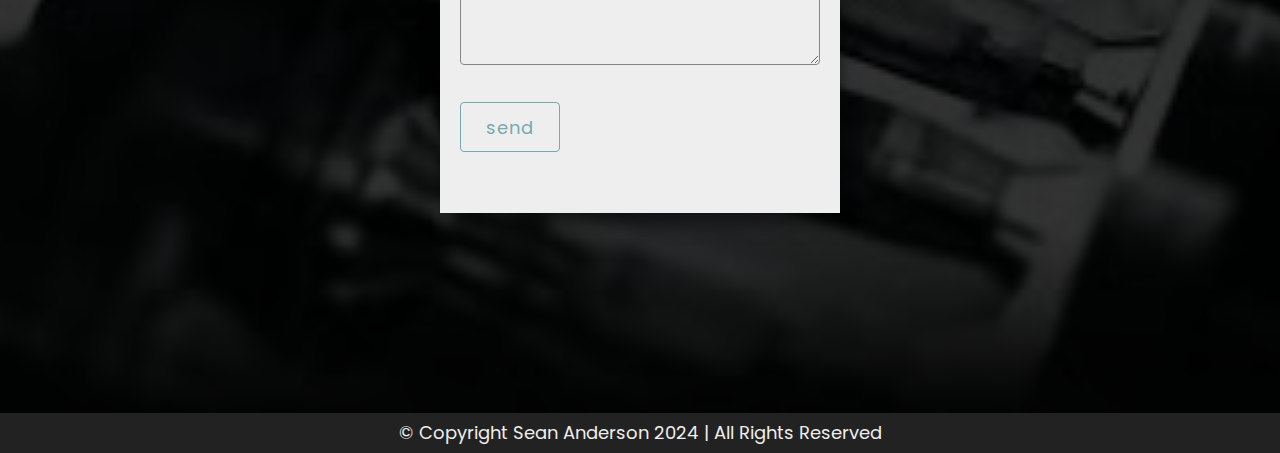
<file: landing.html>
<!DOCTYPE html>
<html lang="en">
<head>
    <meta charset="UTF-8">
    <meta name="viewport" content="width=device-width, initial-scale=1.0">
    <link rel="stylesheet" href="style.css">
    <link rel="stylesheet" href="https://cdnjs.cloudflare.com/ajax/libs/font-awesome/4.7.0/css/font-awesome.css" />
    <title>Document</title>
</head>

<body>
    <!-- Navigation Bar -->
    <div class="navbar">
        <a href="#" class="logo">F<B>A</B>.</a>
        <div class="toggle" onclick="navToggle();"></div>
        <ol>
            <li><a href="#home" onclick="navToggle();">home</a></li>
            <li><a href="#about" onclick="navToggle();">about</a></li>
            <li><a href="#workouts" onclick="navToggle();">workouts</a></li>
            <li><a href="#calculators" onclick="navToggle();">calculators</a></li>
            <li><a href="#diet" onclick="navToggle();">diet</a></li>
            <li><a href="#contact" onclick="navToggle();">contact</a></li>
        </ol>
    </div>

    <!-- Home Section -->
    <section id="home" class="home view">
        <div class="highlights">
            <h3>feel the power with</h3>
            <h1><b>FLEX</b>ACTIVE</h1><br>
            <p class="tagline">
                Fitness Made Simple, Results Made Real.
            </p>
        </div>
        <div class="banner"></div>
    </section>

    <!-- About Section -->
    <section id="about" class="about view">
        <div class="main">
            <h2><span>A</span>bout Us</h2>
            <h6>Learn more about our mission and values</h6>
        </div>
        <div class="content">
            <div class="cols">
                <p>Welcome to our fitness website, your ultimate destination for comprehensive workout routines,
                    nutrition tips, and fitness guidance. Our mission is to empower individuals of all fitness levels to
                    achieve their health and wellness goals through accessible and effective workout plans. We believe
                    in the transformative power of fitness and strive to create a supportive community where everyone
                    can find the resources and motivation they need to lead a healthier, more active lifestyle.</p>
                <p><br>Our team of fitness enthusiasts and experts are dedicated to providing high-quality content that
                    is both informative and inspiring. From detailed workout routines for different muscle groups to
                    practical nutrition advice and delicious healthy recipes, we cover all aspects of fitness to help
                    you on your journey. Whether you're a beginner looking to get started or an experienced athlete
                    seeking new challenges, our goal is to support you every step of the way. Join us and take the first
                    step towards a stronger, fitter, and happier you!</p>
            </div>
            <div class="cols">
                <div class="box">
                    <img src="about.jpg" alt="">
                </div>
            </div>
        </div>
    </section>

    <!-- Workouts Section -->
    <section id="workouts" class="workouts view">
        <div class="main">
            <h2>W<span>orkout</span></h2>
            <h6>Explore our variety of workout routines to build strength, endurance, and flexibility.</h6>
        </div>
        <div class="content">
            <div class="frame">
                <div class="box">
                    <a href="push.html">
                        <img src="push.jpg" alt="">
                    </a>
                </div>
                <div class="title">Push Workout</div>
                <p>Enhance your upper body strength with our effective push workout routines, designed to target chest,
                    shoulders, and triceps.</p>
            </div>

            <div class="frame">
                <div class="box">
                    <a href="pull.html">
                        <img src="pull.jpg" alt="">
                    </a>
                </div>
                <div class="title">Pull Workout</div>
                <p>Build a stronger back and biceps with our comprehensive pull workout plans, focusing on exercises
                    like rows, pull-ups, and more.</p>
            </div>

            <div class="frame">
                <div class="box">
                    <a href="legs.html">
                        <img src="legs.jpg" alt="">
                    </a>
                </div>
                <div class="title">Legs Workout</div>
                <p>Develop powerful lower body muscles with our legs workout routines, including squats, lunges, and
                    calf raises for strength and endurance.</p>
            </div>

            <div class="frame">
                <div class="box">
                    <a href="abs.html">
                        <img src="abs.jpg" alt="">
                    </a>
                </div>
                <div class="title">Abs Workout</div>
                <p>Sculpt and tone your core with our effective abs workout plans, featuring exercises like crunches,
                    planks, and leg raises for a strong midsection.</p>
            </div>
        </div>
    </section>

    <!-- Fitness Calculators Section -->
    <section id="calculators" class="calculators view">
        <div class="main">
            <h2><span>F</span>itness Calculators</h2>
            <h6>Discover essential tools to track your fitness journey and achieve your health goals.</h6>
        </div>
        <div class="content">
            <div class="frame">
                <div class="box">
                    <img src="bmi.jpg" alt="">
                </div>
                <div class="headline">
                    <div class="title">BMI Calculator</div>
                </div>
                <p>Calculate your Body Mass Index (BMI) to understand your current body weight category and make
                    informed decisions about your health and fitness plan.</p>
                <a href="bmi.html">Explore</a>
            </div>

            <div class="frame">
                <div class="box">
                    <img src="bmr.jpg" alt="">
                </div>
                <div class="headline">
                    <div class="title">BMR Calculator</div>
                </div>
                <p>Determine your Basal Metabolic Rate (BMR) to know the number of calories your body needs at rest,
                    helping you to plan your diet and exercise routines effectively.</p>
                <a href="bmr.html">Explore</a>
            </div>
        </div>
    </section>

    <!-- Diet Section -->
    <section id="diet" class="diet view">
        <div class="main">
            <h2><span>D</span>iets</h2>
            <h6>Explore a variety of diet plans tailored to meet your nutritional needs and fitness goals.</h6>
        </div>
        <div class="content">
            <div class="row">
                <div class="cols a">
                    <div class="heading">Yogurt Power Bowl</div>
                    <p>
                        <b>MACROS</b><br>
                        - Whole Recipe:<br>
                        • Calories 352<br>
                        • Carbs 35<br>
                        • Protein 34<br>
                        • Fats 11<br><br>
                        <b>Ingredients:</b><br>
                        - 300 g skyr or 0.2% fat greek yogurt<br>
                        - 50 g blueberries<br>
                        - 100 g strawberries<br>
                        - 10 g honey<br>
                        - 15 g walnuts<br><br>
                        <b>Directions:</b><br>
                        1. Cut strawberries into bite-size pieces.<br>
                        2. In a bowl, add yogurt, berries, and honey. Mix well.<br>
                        3. Chop or break walnuts and sprinkle on top. Done!
                    </p>
                </div>
                <div class="cols b">
                    <div class="boxes">
                        <img src="yogurtpowerbowl.jpg" alt="">
                    </div>
                </div>
            </div>

            <div class="row">
                <div class="cols a">
                    <div class="heading">Egg Fried Rice</div>
                    <p>
                        <b>MACROS</b><br>
                        - Whole Recipe:<br>
                        • Calories 627<br>
                        • Carbs 68<br>
                        • Protein 58<br>
                        • Fats 14<br><br>
                        <b>Ingredients:</b><br>
                        - 1 chicken breast or 180 g<br>
                        - 50 g raw rice<br>
                        - 1 egg<br>
                        - 1 red bell pepper or 150 g<br>
                        - 1 medium onion or 50 g<br>
                        - 1 carrot or 100 g<br>
                        - 50 g peas<br>
                        - 1 clove of garlic<br>
                        - 1 piece of fresh ginger (thumbsize)<br>
                        - 25 g soy sauce<br>
                        - 4 g oil<br>
                        - Black pepper<br>
                        <b>Instructions:</b><br>
                        1. Rinse rice under cold water. In a pot (18cm/7in), add rice, 125g water, and a pinch of
                        salt.<br>
                        2. Boil on high heat, then reduce to low, cover, and simmer for 12-15 minutes.<br>
                        3. Cut chicken, onion, pepper, and carrot into bite-size pieces.<br>
                        4. Heat a pan to medium-high, add 2g oil, and fry chicken for 60 seconds on each side. Remove
                        chicken.<br>
                        5. Add another 2g oil to the pan. Fry carrot, onion, and pepper for 3-5 minutes.<br>
                        6. Add garlic and ginger, fry for 20 seconds.<br>
                        7. Add cooked rice, stir, and fry for 1-2 minutes.
                        8. Add egg, stir, and fry for 1 minute.<br>
                        9. Add peas and black pepper, mix well.<br>
                        10. Return chicken to the pan with soy sauce, fry for 30 seconds. Done!
                    </p>
                </div>
                <div class="cols b">
                    <div class="boxes">
                        <img src="eggfriedrice.jpg" alt="">
                    </div>
                </div>
            </div>

            <div class="row">
                <div class="cols a">
                    <div class="heading">BUTTER CHICKEN</div>
                    <p>
                        <b>MACROS</b><br>
                        - Whole Recipe:<br>
                        • Calories 583<br>
                        • Carbs 40<br>
                        • Protein 59<br>
                        • Fats 18<br><br>
                        <b>Ingredients:</b><br>
                        - 200 g skinless, boneless chicken thighs<br>
                        - 1 medium onion or 50 g<br>
                        - 2 cloves of garlic<br>
                        - 200 g crushed tomatoes<br>
                        - 100 g 3 % fat evaporated mik<br>
                        - 1 laughing cow wedge<br>
                        - 50 g skyr or 0.2 % fat greek yogurt<br>
                        - 4 g garam masala<br>
                        - 2 g garlic powder<br>
                        - 2 g paprika<br>
                        - 2 g turmeric<br>
                        - 21g cayenne pepper<br>
                        - 4 g oil<br>
                        - Salt and black pepper<br><br>
                        <b>Directions:</b><br>
                        1. Cut chicken into bite-size pieces and place in a bowl.<br>
                        2. Add Greek yogurt, 2g garam masala, and a pinch of salt to the chicken. Mix until coated.<br>
                        3. Dice onions and grate garlic.<br>
                        4. Heat 2g of oil in a 24cm pan over high heat. Add chicken and fry for 1 minute on each side
                        until browned. Remove chicken from the pan.<br>
                        5. Add another 2g of oil to the pan, reduce heat to medium, add onions, and fry for 3 minutes
                        until brown.<br>
                        6. Add 2g garam masala, garlic powder, paprika, turmeric, cayenne pepper, and black pepper.
                        Toast for 30 seconds.<br>
                        7. Move ingredients to the side, add grated garlic, and fry for 20 seconds.<br>
                        8. Add crushed tomatoes and a splash of water. Simmer for 5-6 minutes.<br>
                        9. Add evaporated milk and Laughing Cow cheese. Stir until the cheese melts and is
                        incorporated.<br>
                        10. Return chicken to the pan and simmer for 5-7 minutes until cooked through. Done.
                    </p>
                </div>
                <div class="cols b">
                    <div class="boxes">
                        <img src="butterchicken.jpg" alt="">
                    </div>
                </div>
            </div>

            <div class="row">
                <div class="cols a">
                    <div class="heading">Peanut Butter and Chocolate Oatbars</div>
                    <p>
                        <b>MACROS</b><br>
                        - One Oatbar:<br>
                        • Calories 205<br>
                        • Carbs 20<br>
                        • Protein 15<br>
                        • Fats 7<br><br>
                        <b>Ingredients:</b><br>
                        - 150 g oats<br>
                        - 30 g cocoa powder<br>
                        - 50 g peanut butter<br>
                        - 60 g casein vanilla protein powder <br>
                        - 150 g skimmed milk<br>
                        - 30 - 50 g water<br>
                        - Pinch salt<br>
                        <b>Instructions:</b><br>
                        1. Place a bowl on a scale and add all dry ingredients. Mix well.<br>
                        2. Add peanut butter or 60g of powdered peanuts.<br>
                        3. Add milk and combine with a spatula until thick and creamy. If too dry, add 30g of water and
                        stir.<br>
                        4. Place parchment paper on an 8x22cm (3x9 inch) baking tray.<br>
                        5. Transfer mixture onto the baking sheet.<br>
                        6. Cool on a plate for 20 minutes.<br>
                        7. Toss to combine and serve chilled. <br>
                        8. Cut into 6 bars. Store in the fridge for 2-3 days.
                    </p>
                </div>
                <div class="cols b">
                    <div class="boxes">
                        <img src="peanutbutterandchocolateoatbars.jpg" alt="">
                    </div>
                </div>
            </div>
        </div>
    </section>

    <!-- Contact Section -->
    <section id="contact" class="contact view">
        <div class="main">
            <h2><span>C</span>ontact:</h2>
            <h6>Feel free to reach out to us via the form below or email us directly at flexactivecommunity@gmail.com.
                We look forward to hearing from you!</h6>
        </div>
        <div class="content">
            <!-- Contact form -->
            <form onsubmit="sendEmail(); reset(); return false;">
                <input type="text" , placeholder="User" , id="user">
                <input type="email" , placeholder="Email" , id="email">
                <textarea rows="5" placeholder="what's on your mind" , id="text"></textarea>
                <br>
                <input type="submit" value="send" class="btn">
            </form>
            <div class="bgimg"></div>
        </div>
    </section>

    <!-- Copyright Section -->
    <section class="copyright">
        &copy; copyright Sean Anderson 2024 | All Rights Reserved
    </section>

    <!-- JavaScript for Navbar and Email Sending -->
    <script>
        window.addEventListener('scroll', function () {
            const navbar = document.querySelector('.navbar');
            navbar.classList.toggle("sticky", window.scrollY > 50);
        });

        const togglebar = document.querySelector('.toggle');
        const menu = document.querySelector('ol');

        function navToggle() {
            togglebar.classList.toggle("active");
            menu.classList.toggle("active");
        };
    </script>

    <script src="https://smtpjs.com/v3/smtp.js"></script>

    <script>
        function sendEmail() {
            Email.send({
                Host: "smtp.elasticemail.com",
                Username: "flexactivecommunity@gmail.com",
                Password: "4F050D36ECC2648AD4BE61723CDE0DC7C3BD",
                To: 'flexactivecommunity@gmail.com',
                From: "flexactivecommunity@gmail.com",
                Subject: "This is the subject",
                Body: "You have a new Message from the Flex Active Website!:<br><br>"
                    + "Name: " + document.getElementById("user").value
                    + "<br> Email: " + document.getElementById("email").value
                    + "<br> Message: " + document.getElementById("text").value
            }).then(
                message => alert("message sent successfully")
            );
        }
    </script>
</body>
</html>
</file>
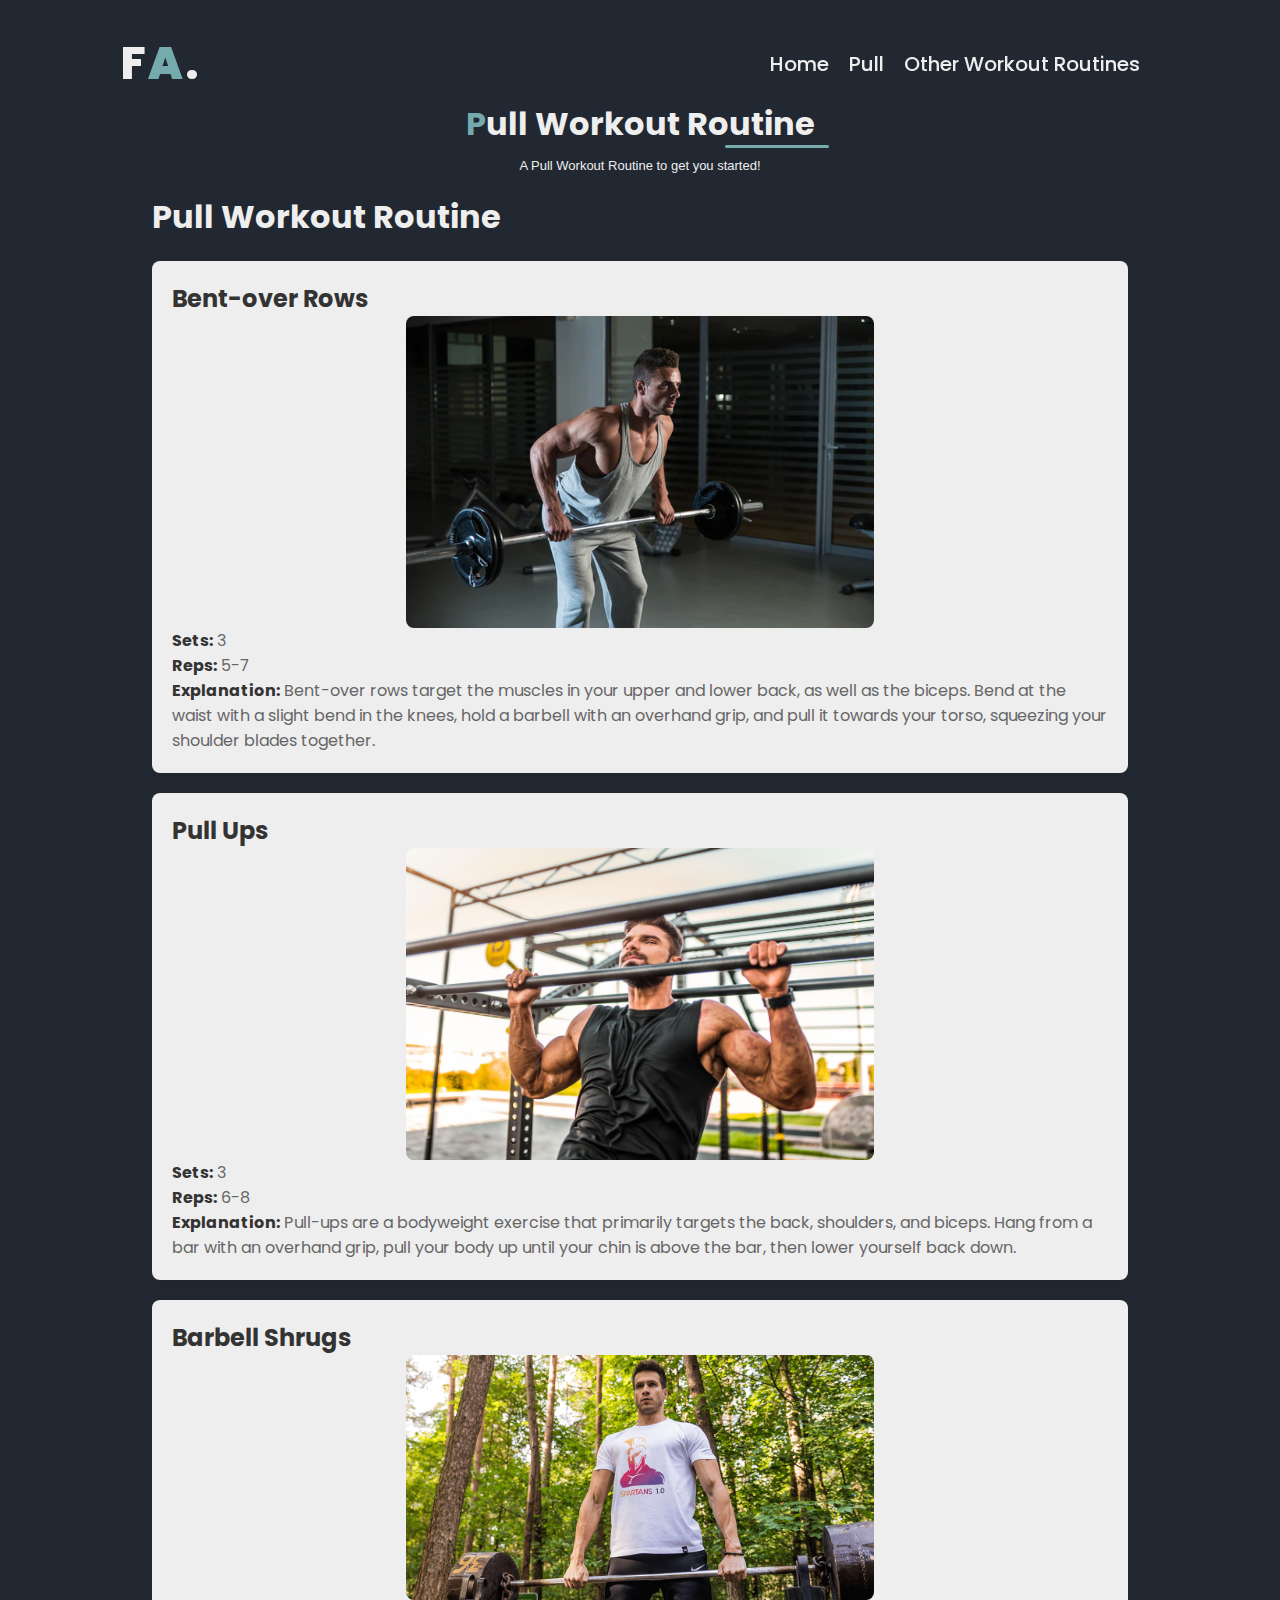
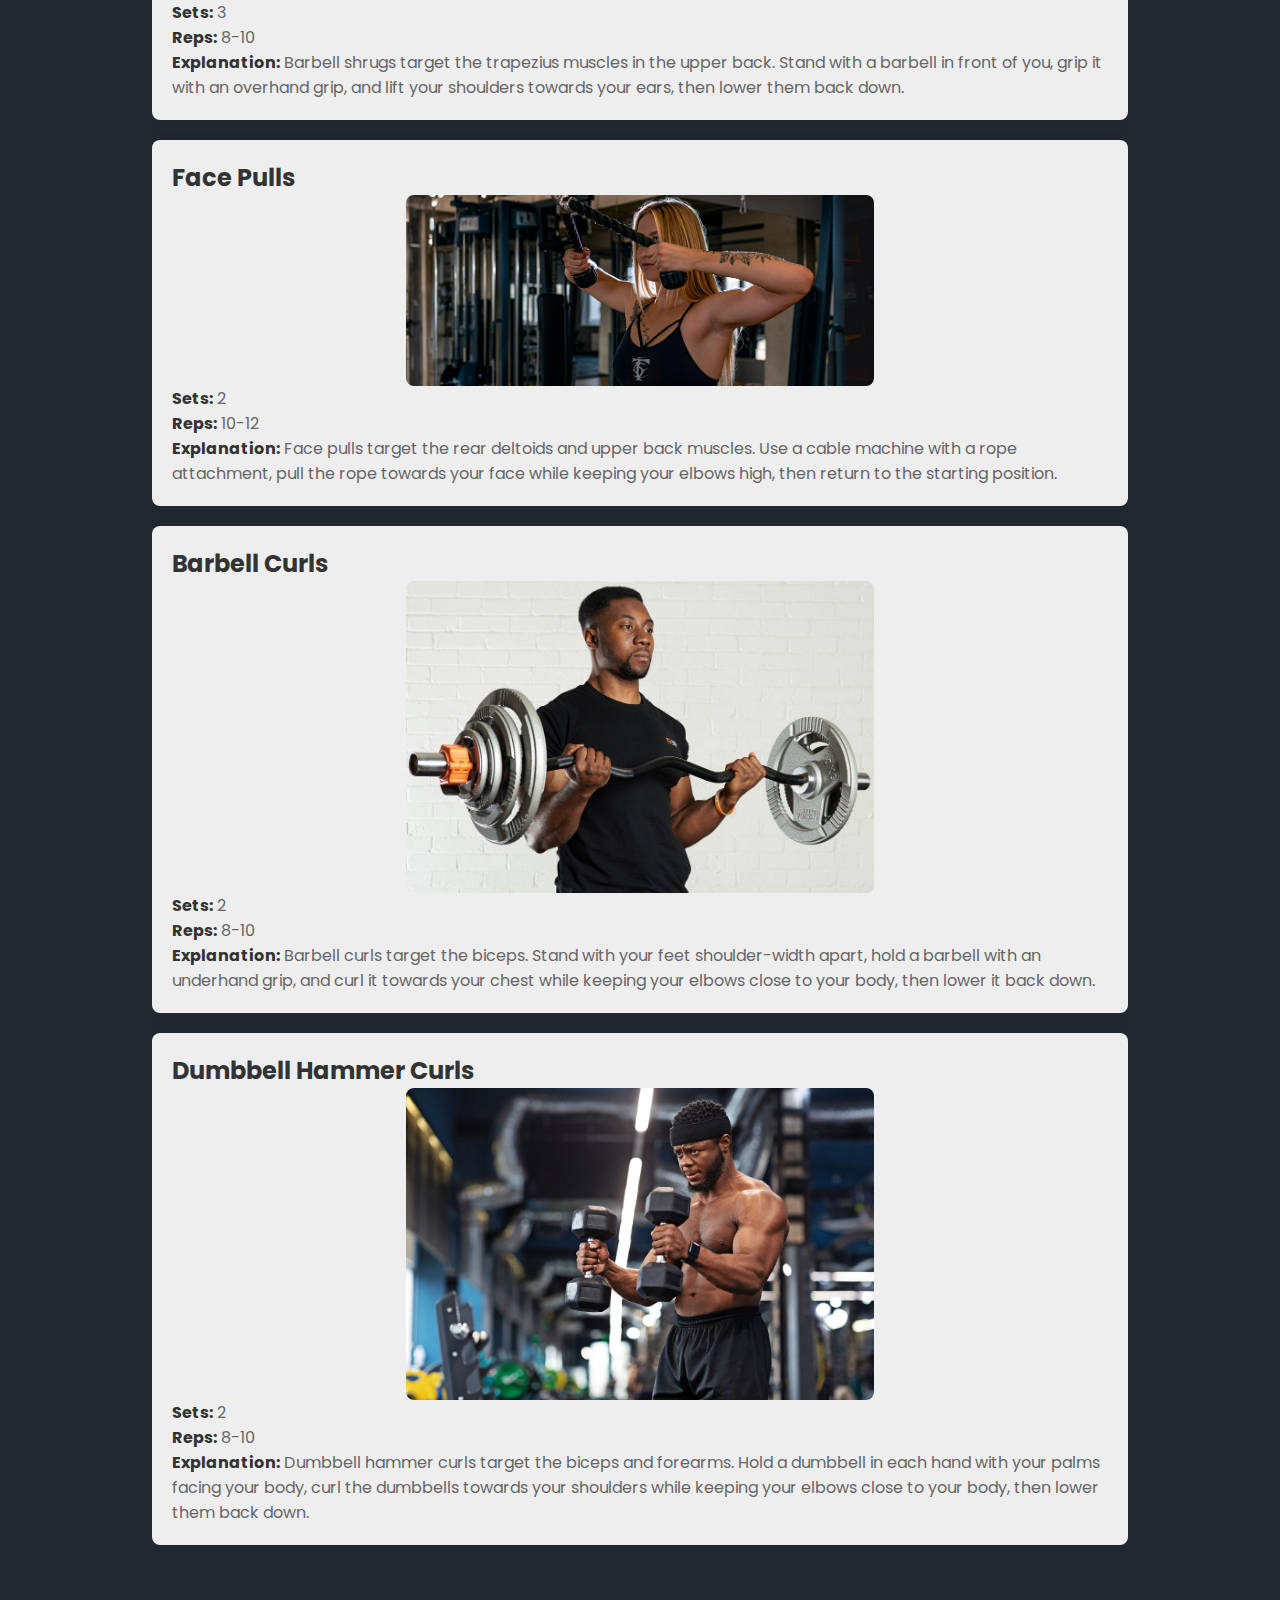
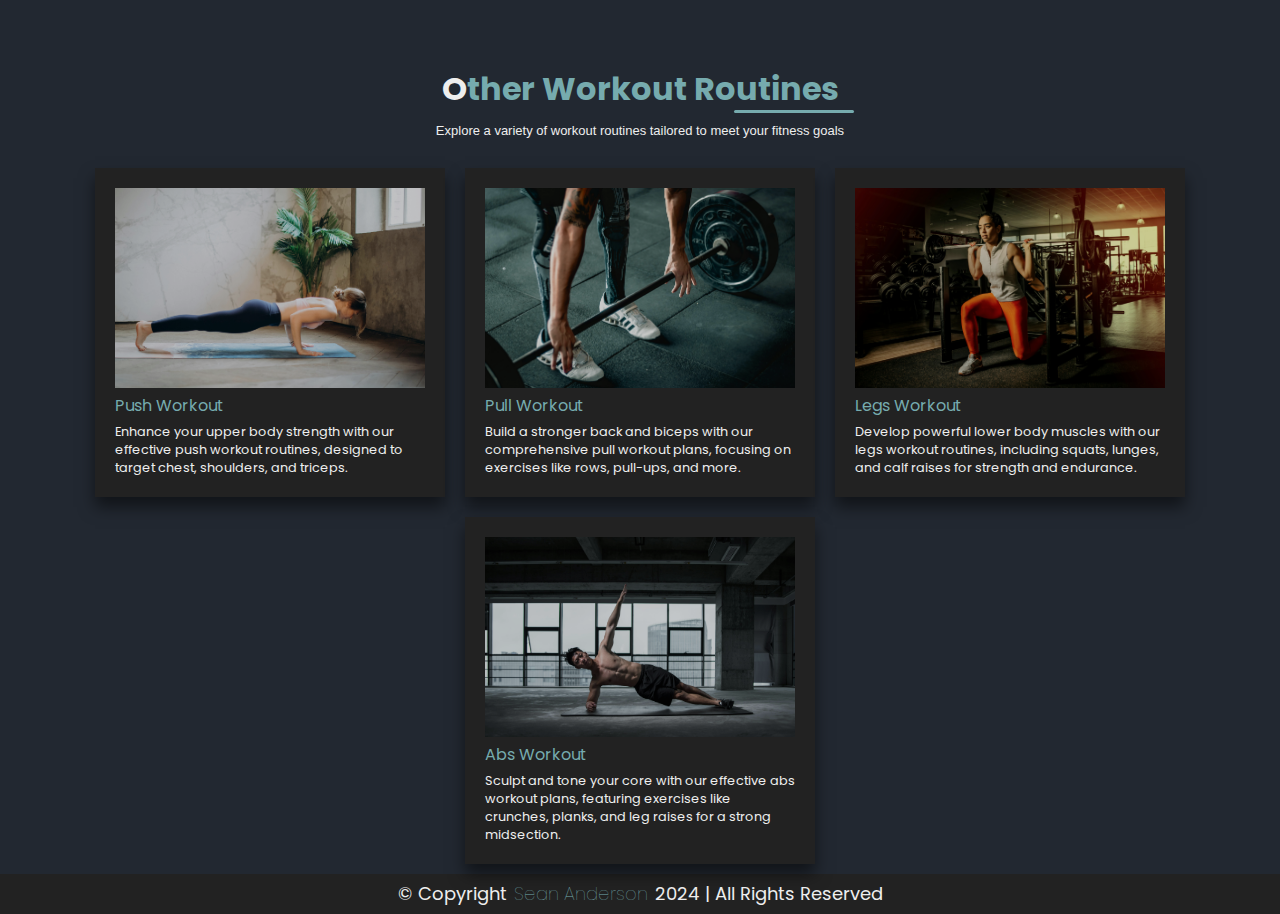
<file: pull.html>
<!DOCTYPE html>
<html lang="en">
<head>
    <meta charset="UTF-8">
    <meta name="viewport" content="width=device-width, initial-scale=1.0">
    <link rel="stylesheet" href="style.css">
    <link rel="stylesheet" href="https://cdnjs.cloudflare.com/ajax/libs/font-awesome/4.7.0/css/font-awesome.css" />
    <title>Document</title>
</head>

<body>
    <!-- Navbar -->
    <div class="navbar">
        <a href="#" class="logo">F<B>A</B>.</a>
        <div class="toggle" onclick="navToggle();"></div>
        <ol>
            <li><a href="landing.html" onclick="navToggle();">home</a></li>
            <li><a href="#pull" onclick="navToggle();">pull</a></li>
            <li><a href="#workouts" onclick="navToggle();">Other Workout Routines</a></li>
        </ol>
    </div>

    <!-- Workout Section -->
    <section id="pull" class="pull view">
        <div class="main">
            <h2><span>P</span>ull Workout Routine</h2>
            <h6>A Pull Workout Routine to get you started!</h6>
        </div>
        <div class="content">
            <div class="container">
                <h1>Pull Workout Routine</h1>
                <div class="exercise">
                    <h2>Bent-over Rows</h2>
                    <img src="bentoverrows.jpg" alt="Bent-over Rows">
                    <p><strong>Sets:</strong> 3</p>
                    <p><strong>Reps:</strong> 5-7</p>
                    <p><strong>Explanation:</strong> Bent-over rows target the muscles in your upper and lower back, as
                        well as the biceps. Bend at the waist with a slight bend in the knees, hold a barbell with an
                        overhand grip, and pull it towards your torso, squeezing your shoulder blades together.</p>
                </div>

                <div class="exercise">
                    <h2>Pull Ups</h2>
                    <img src="pullups.jpg" alt="Pull Ups">
                    <p><strong>Sets:</strong> 3</p>
                    <p><strong>Reps:</strong> 6-8</p>
                    <p><strong>Explanation:</strong> Pull-ups are a bodyweight exercise that primarily targets the back,
                        shoulders, and biceps. Hang from a bar with an overhand grip, pull your body up until your chin
                        is above the bar, then lower yourself back down.</p>
                </div>

                <div class="exercise">
                    <h2>Barbell Shrugs</h2>
                    <img src="barbellshrugs.png" alt="Barbell Shrugs">
                    <p><strong>Sets:</strong> 3</p>
                    <p><strong>Reps:</strong> 8-10</p>
                    <p><strong>Explanation:</strong> Barbell shrugs target the trapezius muscles in the upper back.
                        Stand with a barbell in front of you, grip it with an overhand grip, and lift your shoulders
                        towards your ears, then lower them back down.</p>
                </div>

                <div class="exercise">
                    <h2>Face Pulls</h2>
                    <img src="facepulls.jpeg" alt="Face Pulls">
                    <p><strong>Sets:</strong> 2</p>
                    <p><strong>Reps:</strong> 10-12</p>
                    <p><strong>Explanation:</strong> Face pulls target the rear deltoids and upper back muscles. Use a
                        cable machine with a rope attachment, pull the rope towards your face while keeping your elbows
                        high, then return to the starting position.</p>
                </div>
                
                <div class="exercise">
                    <h2>Barbell Curls</h2>
                    <img src="barbellcurls.jpg" alt="Barbell Curls">
                    <p><strong>Sets:</strong> 2</p>
                    <p><strong>Reps:</strong> 8-10</p>
                    <p><strong>Explanation:</strong> Barbell curls target the biceps. Stand with your feet
                        shoulder-width apart, hold a barbell with an underhand grip, and curl it towards your chest
                        while keeping your elbows close to your body, then lower it back down.</p>
                </div>

                <div class="exercise">
                    <h2>Dumbbell Hammer Curls</h2>
                    <img src="dumbbellhammercurls.jpg" alt="Dumbbell Hammer Curls">
                    <p><strong>Sets:</strong> 2</p>
                    <p><strong>Reps:</strong> 8-10</p>
                    <p><strong>Explanation:</strong> Dumbbell hammer curls target the biceps and forearms. Hold a
                        dumbbell in each hand with your palms facing your body, curl the dumbbells towards your
                        shoulders while keeping your elbows close to your body, then lower them back down.</p>
                </div>
            </div>
        </div>
    </section>

    <!-- Other Workout Routines Section -->
    <section id="workouts" class="workouts view">
        <div class="main">
            <h2>O<span>ther Workout Routines</span></h2>
            <h6>Explore a variety of workout routines tailored to meet your fitness goals</h6>
        </div>
        <div class="content">
            <div class="frame">
                <div class="box">
                    <a href="push.html">
                        <img src="push.jpg" alt="">
                    </a>
                </div>
                <div class="title">Push Workout</div>
                <p>Enhance your upper body strength with our effective push workout routines, designed to target chest,
                    shoulders, and triceps.</p>
            </div>

            <div class="frame">
                <div class="box">
                    <a href="pull.html">
                        <img src="pull.jpg" alt="">
                    </a>
                </div>
                <div class="title">Pull Workout</div>
                <p>Build a stronger back and biceps with our comprehensive pull workout plans, focusing on exercises
                    like rows, pull-ups, and more.</p>
            </div>

            <div class="frame">
                <div class="box">
                    <a href="legs.html">
                        <img src="legs.jpg" alt="">
                    </a>
                </div>
                <div class="title">Legs Workout</div>
                <p>Develop powerful lower body muscles with our legs workout routines, including squats, lunges, and
                    calf raises for strength and endurance.</p>
            </div>

            <div class="frame">
                <div class="box">
                    <a href="abs.html">
                        <img src="abs.jpg" alt="">
                    </a>
                </div>
                <div class="title">Abs Workout</div>
                <p>Sculpt and tone your core with our effective abs workout plans, featuring exercises like crunches,
                    planks, and leg raises for a strong midsection.</p>
            </div>
        </div>
    </section>

    <section class="copyright">
        &copy; copyright <a href="#">Sean Anderson</a> 2024 | All Rights Reserved
    </section>

    <!-- JavaScript for Sticky Navbar and Navigation Toggle -->
    <script>
        window.addEventListener('scroll', function () {
            const navbar = document.querySelector('.navbar');
            navbar.classList.toggle("sticky", window.scrollY > 50);
        });

        const togglebar = document.querySelector('.toggle');
        const menu = document.querySelector('ol');

        function navToggle() {
            togglebar.classList.toggle("active");
            menu.classList.toggle("active");
        };
    </script>
</body>
</html>
</file>
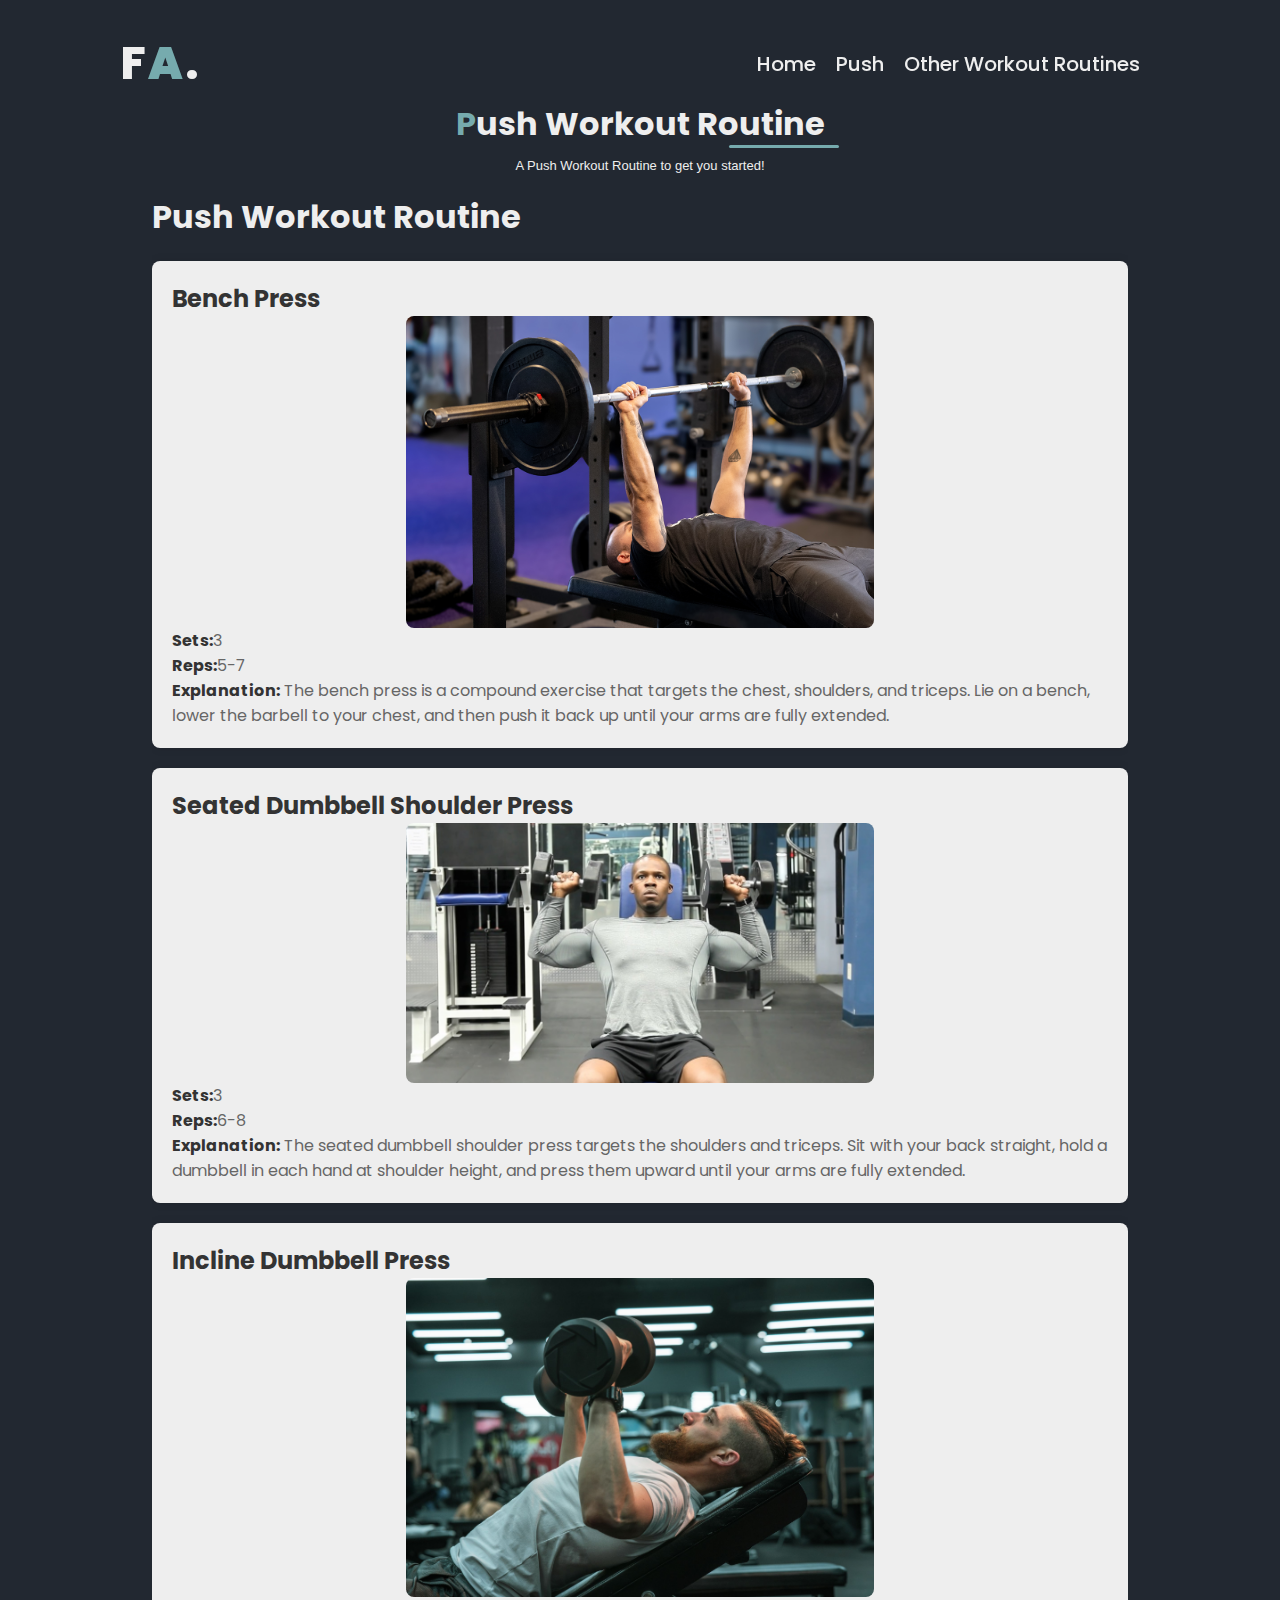
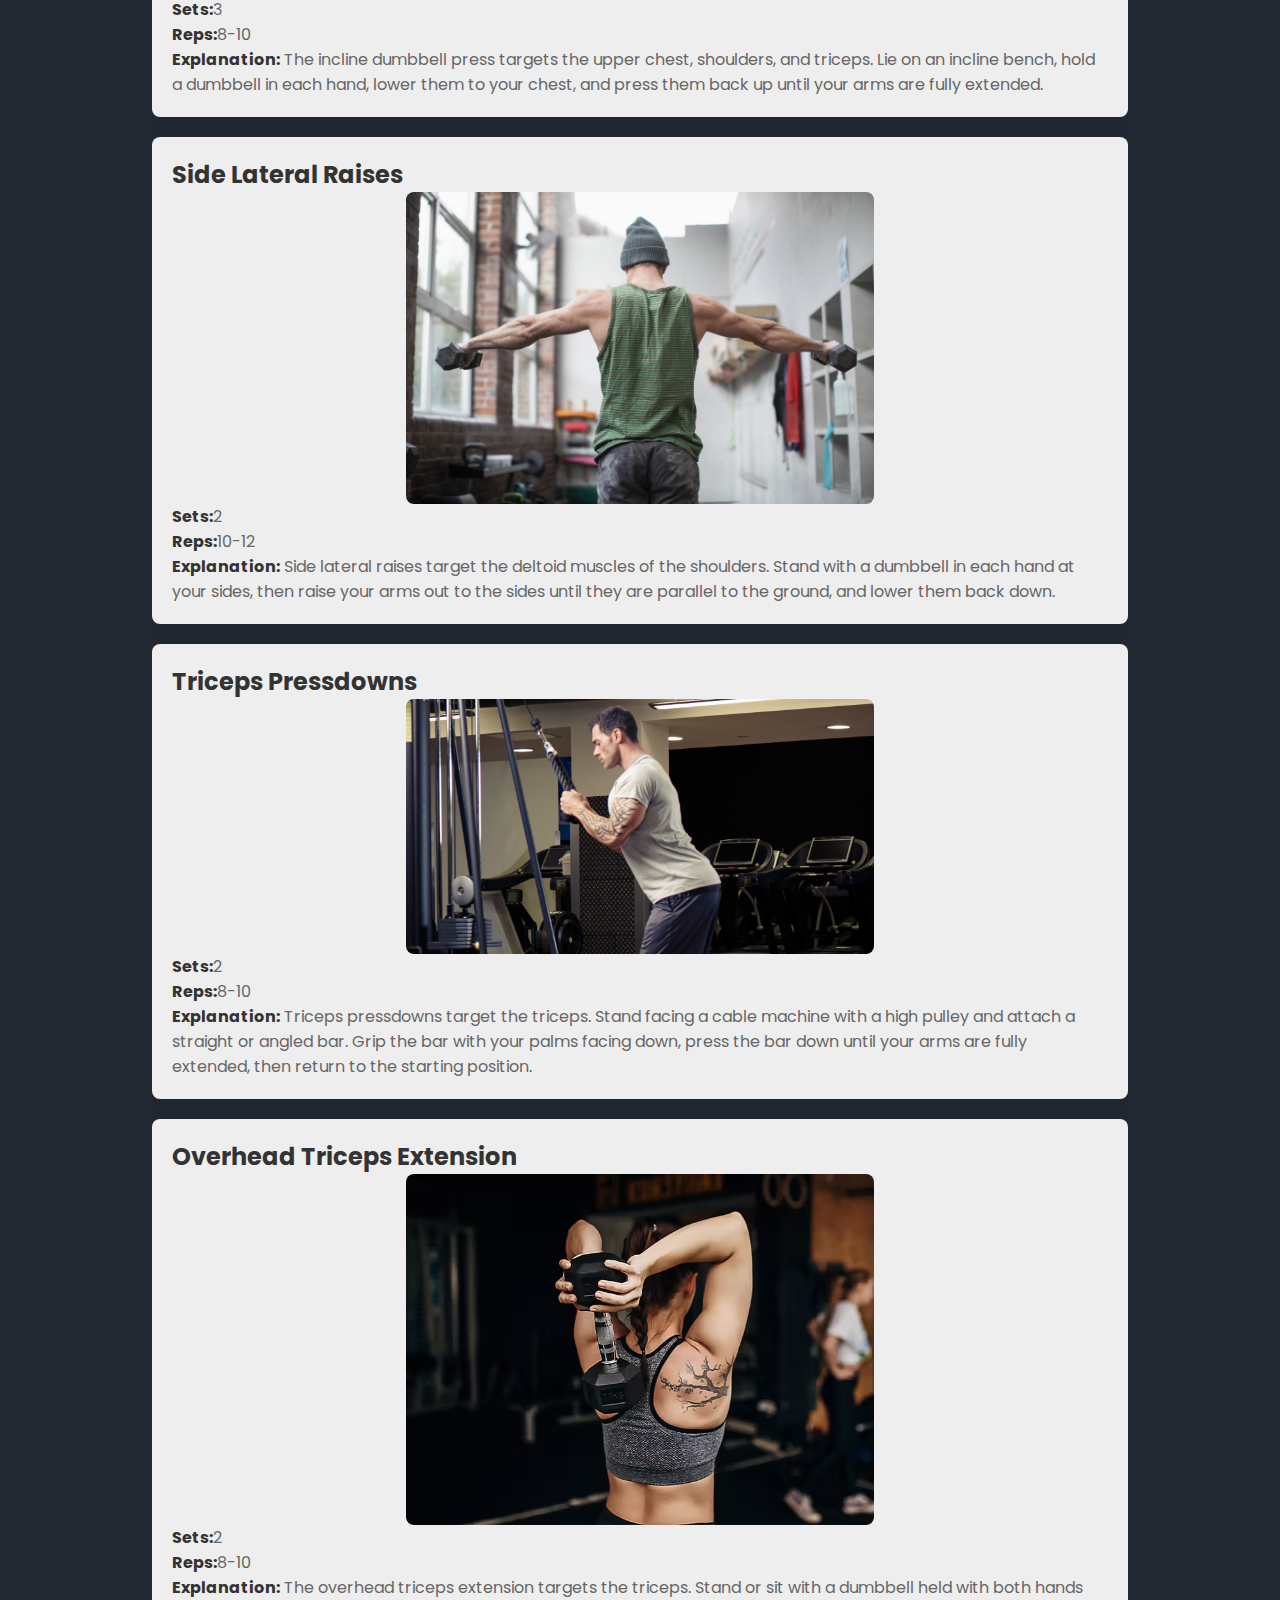
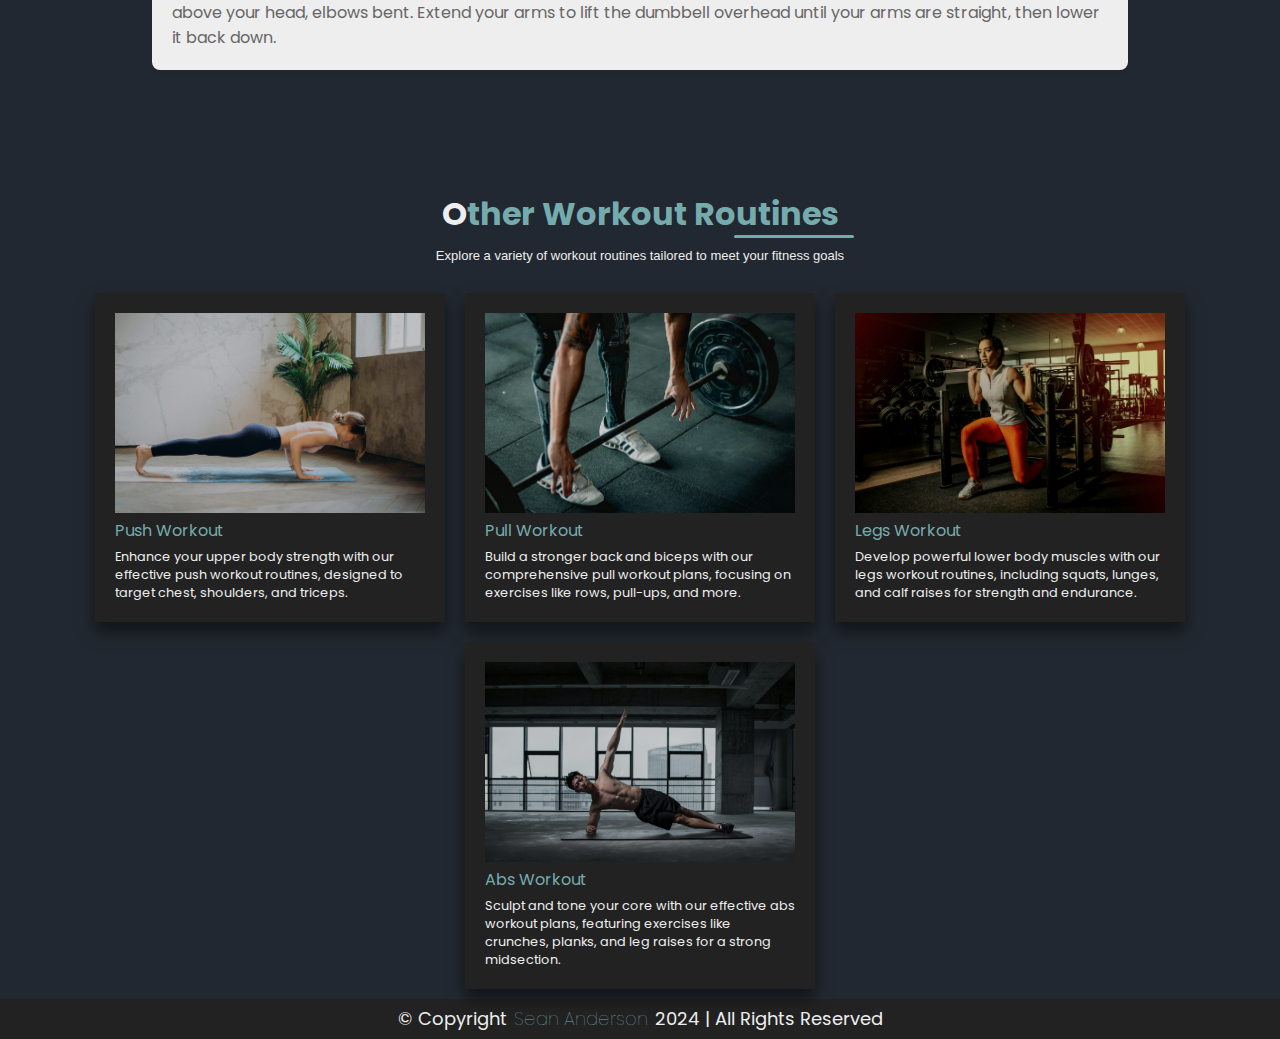
<file: push.html>
<!DOCTYPE html>
<html lang="en">
<head>
    <meta charset="UTF-8">
    <meta name="viewport" content="width=device-width, initial-scale=1.0">
    <link rel="stylesheet" href="style.css">
    <link rel="stylesheet" href="https://cdnjs.cloudflare.com/ajax/libs/font-awesome/4.7.0/css/font-awesome.css" />
    <title>Document</title>
</head>

<body>
    <!-- Navbar -->
    <div class="navbar">
        <a href="#" class="logo">F<B>A</B>.</a>
        <div class="toggle" onclick="navToggle();"></div>
        <ol>
            <li><a href="landing.html" onclick="navToggle();">home</a></li>
            <li><a href="#push" onclick="navToggle();">push</a></li>
            <li><a href="#workouts" onclick="navToggle();">Other Workout Routines</a></li>
        </ol>
    </div>

    <!-- Workout Section -->
    <section id="push" class="push view">
        <div class="main">
            <h2><span>P</span>ush Workout Routine</h2>
            <h6>A Push Workout Routine to get you started!</h6>
        </div>
        <div class="content">
            <div class="container">
                <h1>Push Workout Routine</h1>
                <div class="exercise">
                    <h2>Bench Press</h2>
                    <img src="benchpress.jpg" alt="Bench Press">
                    <p><strong>Sets:</strong>3</p>
                    <p><strong>Reps:</strong>5-7</p>
                    <p><strong>Explanation:</strong> The bench press is a compound exercise that targets the chest,
                        shoulders, and triceps. Lie on a bench, lower the barbell to your chest, and then push it back
                        up until your arms are fully extended.</p>
                </div>

                <div class="exercise">
                    <h2>Seated Dumbbell Shoulder Press</h2>
                    <img src="seateddumbellshoulderpress.jpg" alt="Seated Dumbbell Shoulder Press">
                    <p><strong>Sets:</strong>3</p>
                    <p><strong>Reps:</strong>6-8</p>
                    <p><strong>Explanation:</strong> The seated dumbbell shoulder press targets the shoulders and
                        triceps. Sit with your back straight, hold a dumbbell in each hand at shoulder height, and press
                        them upward until your arms are fully extended.</p>
                </div>

                <div class="exercise">
                    <h2>Incline Dumbbell Press</h2>
                    <img src="inclinedumbellpress.jpg" alt="Incline Dumbbell Press">
                    <p><strong>Sets:</strong>3</p>
                    <p><strong>Reps:</strong>8-10</p>
                    <p><strong>Explanation:</strong> The incline dumbbell press targets the upper chest, shoulders, and
                        triceps. Lie on an incline bench, hold a dumbbell in each hand, lower them to your chest, and
                        press them back up until your arms are fully extended.</p>
                </div>

                <div class="exercise">
                    <h2>Side Lateral Raises</h2>
                    <img src="sidelateralraises.jpg" alt="Side Lateral Raises">
                    <p><strong>Sets:</strong>2</p>
                    <p><strong>Reps:</strong>10-12</p>
                    <p><strong>Explanation:</strong> Side lateral raises target the deltoid muscles of the shoulders.
                        Stand with a dumbbell in each hand at your sides, then raise your arms out to the sides until
                        they are parallel to the ground, and lower them back down.</p>
                </div>

                <div class="exercise">
                    <h2>Triceps Pressdowns</h2>
                    <img src="tricepspressdowns.jpg" alt="Triceps Pressdowns">
                    <p><strong>Sets:</strong>2</p>
                    <p><strong>Reps:</strong>8-10</p>
                    <p><strong>Explanation:</strong> Triceps pressdowns target the triceps. Stand facing a cable machine
                        with a high pulley and attach a straight or angled bar. Grip the bar with your palms facing
                        down, press the bar down until your arms are fully extended, then return to the starting
                        position.</p>
                </div>

                <div class="exercise">
                    <h2>Overhead Triceps Extension</h2>
                    <img src="overheadtricepsextensions.avif" alt="Overhead Triceps Extension">
                    <p><strong>Sets:</strong>2</p>
                    <p><strong>Reps:</strong>8-10</p>
                    <p><strong>Explanation:</strong> The overhead triceps extension targets the triceps. Stand or sit
                        with a dumbbell held with both hands above your head, elbows bent. Extend your arms to lift the
                        dumbbell overhead until your arms are straight, then lower it back down.</p>
                </div>
            </div>
        </div>
    </section>

    <!-- Other Workout Routines Section -->
    <section id="workouts" class="workouts view">
        <div class="main">
            <h2>O<span>ther Workout Routines</span></h2>
            <h6>Explore a variety of workout routines tailored to meet your fitness goals</h6>
        </div>
        <div class="content">
            <div class="frame">
                <div class="box">
                    <a href="push.html">
                        <img src="push.jpg" alt="">
                    </a>
                </div>
                <div class="title">Push Workout</div>
                <p>Enhance your upper body strength with our effective push workout routines, designed to target chest,
                    shoulders, and triceps.</p>
            </div>

            <div class="frame">
                <div class="box">
                    <a href="pull.html">
                        <img src="pull.jpg" alt="">
                    </a>
                </div>
                <div class="title">Pull Workout</div>
                <p>Build a stronger back and biceps with our comprehensive pull workout plans, focusing on exercises
                    like rows, pull-ups, and more.</p>
            </div>

            <div class="frame">
                <div class="box">
                    <a href="legs.html">
                        <img src="legs.jpg" alt="">
                    </a>
                </div>
                <div class="title">Legs Workout</div>
                <p>Develop powerful lower body muscles with our legs workout routines, including squats, lunges, and
                    calf raises for strength and endurance.</p>
            </div>

            <div class="frame">
                <div class="box">
                    <a href="abs.html">
                        <img src="abs.jpg" alt="">
                    </a>
                </div>
                <div class="title">Abs Workout</div>
                <p>Sculpt and tone your core with our effective abs workout plans, featuring exercises like crunches,
                    planks, and leg raises for a strong midsection.</p>
            </div>
        </div>
    </section>

    <section class="copyright">
        &copy; copyright <a href="#">Sean Anderson</a> 2024 | All Rights Reserved
    </section>

    <!-- JavaScript for Sticky Navbar and Navigation Toggle -->
    <script>
        window.addEventListener('scroll', function () {
            const navbar = document.querySelector('.navbar');
            navbar.classList.toggle("sticky", window.scrollY > 50);
        });

        const togglebar = document.querySelector('.toggle');
        const menu = document.querySelector('ol');

        function navToggle() {
            togglebar.classList.toggle("active");
            menu.classList.toggle("active");
        };
    </script>
</body>
</html>
</file>
<file: style.css>
/* Importing Google Font Poppins */
@import url('https://fonts.googleapis.com/css2?family=Poppins:wght@500&display=swap');

/* Global styles for all elements */
* {
    margin: 0%;
    padding: 0%;
    font-family: 'Poppins', sans-serif;
    box-sizing: border-box;
    outline: none;
    color: #EEEEEE;
    scroll-behavior: smooth;
}

/* Setting colour variable */
:root {
    --prime: #76ABAE;
}

/* General styling for the entire body */
body {
    background-color: #222831;
    overflow-x: hidden;
}

/* Navigation bar styles */
.navbar {
    width: 100%;
    display: flex;
    position: fixed;
    padding: 30px 120px;
    background-color: transparent;
    justify-content: space-between;
    z-index: 1111;
    transition: 0.5s ease;
}

.navbar.sticky {
    padding: 6px 60px;
    background: #31363F;
    box-shadow: 0 0 15px rgba(0, 0, 0, 0.3);
}

.navbar.sticky .logo {
    font-size: 2em;
    color: var(--prime);
}

.navbar.sticky .logo B {
    color: #EEEEEE;
}

/* Logo styles */
.logo {
    font-size: 2.8em;
    font-weight: 800;
    letter-spacing: 2px;
    text-transform: uppercase;
    text-decoration: none;
}

.logo B {
    color: var(--prime);
}

ol {
    display: flex;
    margin: auto 0;
}

ol li {
    list-style: none;
    margin-right: 20px;
}

ol li a {
    font-size: 20px;
    font-weight: 500;
    text-decoration: none;
    text-transform: capitalize;
}

ol li:hover a {
    color: var(--prime);
}

/* View section styles */
.view {
    width: 100%;
    min-height: 80vh;
    position: relative;
}

/* Home section styles */
.home {
    display: flex;
    min-height: 120vh;
    align-items: center;
    justify-content: center;
    clip-path: polygon(0 0, 100% 0, 100% 100%, 80% 95%, 0 100%);
}

.banner {
    height: 100%;
    width: 100%;
    position: absolute;
    background: url(bg.jpg);
    background-size: cover;
    background-position: center;
    filter: brightness(40%);
}

/* Highlighted content section styles */
.highlights {
    width: 70%;
    position: relative;
    display: inline-block;
    z-index: 11;
}

.highlights h3 {
    display: inline;
    font-size: 2vw;
    padding: 5px 20px;
    font-weight: lighter;
    text-transform: capitalize;
    border-left: 6px solid var(--prime);
}

.highlights h1 {
    font-size: 9vw;
    text-align: center;
    font-weight: normal;
}

.highlights b {
    color: var(--prime);
    font-weight: 800;
    font-family: sans-serif;
}

.highlights .tagline {
    color: #d7d7d7;
    font-size: 1.8vw;
    text-align: center;
    font-weight: normal;
}

.highlights .join {
    position: absolute;
    left: 50%;
    transform: translateX(-50%);
    font-weight: 800;
    padding: 5px 20px;
    font-size: 1.5vw;
    margin-top: 1.2em;
    color: var(--prime);
    border: 2px solid var(--prime);
    border-radius: 50px;
    background: transparent;
    text-transform: uppercase;
    transition: 0.3s ease;
}

.highlights .join:hover {
    color: #EEEEEE;
    cursor: pointer;
    letter-spacing: 1.5px;
    background: var(--prime);
}

/* Main content section styles */
.main {
    width: 100%;
    text-align: center;
    padding-bottom: 20px;
}

.main h2 {
    font-size: 2.5vw;
    position: relative;
    text-align: center;
    padding-top: 100px;
    display: inline-block;
}

/* Span text styles */
span {
    color: var(--prime);
}

/* Main section heading underline styles */
.main h2:before {
    position: absolute;
    content: '';
    background: var(--prime);
    height: 3px;
    width: 30%;
    right: -15px;
    bottom: 0;
    border-radius: 50px;
}

.main h6 {
    margin-top: 10px;
    font-size: 13px;
    font-family: sans-serif;
    font-weight: lighter;
}

/* Content section styles */
.content {
    position: relative;
    display: flex;
    width: 100%;
    padding: 0 30px;
    justify-content: center;
}

/* About section content styles */
.about .content .cols {
    position: relative;
    width: 100%;
    height: 100%;
    padding: 20px 70px;
}

.about .content .cols p b {
    font-size: 20px;
    margin-right: 2px;
}

.about .content .cols a {
    position: relative;
    top: 20px;
    color: #EEEEEE;
    background: var(--prime);
    padding: 5px 20px;
    border-radius: 5px;
    text-decoration: none;
    text-transform: capitalize;
}

.about .content .cols a:hover {
    color: #000;
    background: #EEEEEE;
}

.about .content .cols .box {
    position: relative;
    height: 550px;
    box-shadow: 0 10px 10px rgba(0, 0, 0, 0.5);
}

.about .content .cols .box img {
    position: absolute;
    top: 0;
    left: 0;
    height: 100%;
    width: 100%;
    object-fit: cover;
}

/* Workouts section content styles */
.workouts .content {
    flex-wrap: wrap;
}

.workouts .content .frame {
    position: relative;
    width: 350px;
    padding: 20px;
    margin: 10px;
    background: #222;
    box-shadow: 0 10px 15px rgba(0, 0, 0, 0.5);
}

.workouts .content .frame .box {
    position: relative;
    height: 200px;
    width: 100%;
    overflow: hidden;
}

.workouts .content .frame .box img {
    position: absolute;
    height: 100%;
    width: 100%;
    object-fit: cover;
    filter: brightness(80%);
    transition: 0.2s ease-in;
}

.workouts .content .frame .box:hover img {
    filter: brightness(100%);
    transform: scale(1.08);
}

.workouts .content .frame .title {
    color: var(--prime);
    padding: 5px 0;
}

.workouts .content .frame p {
    font-size: 0.8em;
}

/* Calculators section content styles */
.calculators .content {
    flex-wrap: wrap;
}

.calculators .content .frame {
    position: relative;
    width: 500px;
    padding: 30px 30px 40px 30px;
    box-shadow: 0 10px 15px rgba(0, 0, 0, 0.5);
    margin: 10px;
    background: #222;
}

.calculators .content .frame .box {
    position: relative;
    height: 300px;
    width: 100%;
    overflow: hidden;
}

.calculators .content .frame .box img {
    position: absolute;
    height: 100%;
    width: 100%;
    filter: grayscale(1);
    object-fit: cover;
    transition: 0.2s ease-in;
}

.calculators .content .frame .box:hover img {
    filter: grayscale(0);
    transform: scale(1.08);
}

.calculators .content .frame .headline {
    display: flex;
    justify-content: space-between;
    align-items: center;
    margin: 8px 0;
}

.calculators .content .frame .headline i {
    height: 22px;
    width: 22px;
    border: 1.5px solid #EEEEEE;
    border-radius: 50%;
    text-align: center;
    font-size: 12px;
    margin-right: 5px;
    cursor: pointer;
    line-height: 22px;
}

.calculators .content .frame .headline i:hover {
    border: 1.5px solid var(--prime);
    background: var(--prime);
}

.calculators .content .frame .headline .title {
    color: var(--prime);
    font-size: 1.2em;
}

.calculators .content .frame p {
    font-size: 0.8em;
    position: relative;
    bottom: 5px;
}

.calculators .content .frame a {
    top: 20px;
    color: var(--prime);
    background: transparent;
    padding: 5px 20px;
    border: 1.5px solid var(--prime);
    border-radius: 5px;
    text-decoration: none;
    position: relative;
    text-transform: capitalize;
    transition: 0.2s ease;
}

.calculators .content .frame a:hover {
    color: #EEEEEE;
    background: var(--prime);
}

/* Diet section content styles */
.diet .content {
    flex-direction: column;
}

.diet .content .row {
    display: flex;
    position: relative;
    width: 100%;
    padding: 20px 0;
    justify-content: center;
}

.diet .content .row:nth-child(odd) .a {
    order: 2;
}

.diet .content .row .cols {
    position: relative;
    width: 600px;
    padding: 20px 50px;
}

.diet .content .row .cols .heading {
    font-size: 2em;
    color: #76ABAE;
    text-transform: capitalize;
}

.diet .content .row .cols .boxes {
    position: relative;
    width: 100%;
    height: 350px;
    padding: 20px;
    border-radius: 8px;
    background: #EEEEEE;
    box-shadow: 0 10px 15px rgba(0, 0, 0, 0.5);
}

.diet .content .row .cols .boxes img {
    height: 100%;
    width: 100%;
    object-fit: cover;
}

/* Contact section content styles */
.contact .content {
    min-height: 100vh;
}

.contact .content form {
    margin: auto 0;
    width: 400px;
    height: 500px;
    padding: 20px;
    background: #EEEEEE;
    box-shadow: 0 10px 15px rgba(0, 0, 0, 0.5);
    z-index: 1;
}

.contact .content form input {
    color: #222;
    width: 100%;
    height: 50px;
    padding: 0 10px;
    font-size: 18px;
    border: 1px solid #878787;
    border-radius: 4px;
    margin: 15px 0;
    background: transparent;
}

.contact .content form textarea {
    width: 100%;
    padding: 10px;
    color: #222;
    font-size: 18px;
    border: 1px solid #878787;
    border-radius: 4px;
    margin: 15px 0;
    background: transparent;
}

.contact .content form input:focus,
.contact .content form textarea:focus {
    border: 2px solid var(--prime);
    transition: 0.1s ease;
}

.contact .content form .btn {
    letter-spacing: 1px;
    width: 100px;
    display: inline-block;
    color: var(--prime);
    border-color: var(--prime);
    cursor: pointer;
    transition: 0.2s ease;
}

.contact .content .bgimg {
    position: absolute;
    height: 100%;
    width: 100%;
    background: url(bgimg.jpg);
    background-size: cover;
    background-position: center;
    filter: brightness(20%);
}

/* Copyright section content styles */
.copyright {
    text-transform: capitalize;
    height: 40px;
    width: 100%;
    line-height: 40px;
    background: #222;
    text-align: center;
    font-size: 18px;
}

.copyright a {
    color: var(--prime);
    text-decoration: none;
    margin: 0 2px;
    font-weight: lighter;
}

.container {
    width: 80%;
    margin: auto;
    overflow: hidden;
}

/* Exercise section content styles */
.exercise {
    background: #EEEEEE;
    margin: 20px 0;
    padding: 20px;
    border-radius: 8px;
    box-shadow: 0 0 10px rgba(0, 0, 0, 0.1);
}

.exercise h2 {
    color: #333;
}

.exercise img {
    max-width: 50%;
    height: auto;
    border-radius: 8px;
    display: block;
    margin: 0 auto;
}

.exercise p {
    color: #666;
}

.exercise strong {
    color: #333;
}

/* Responsive media query for smaller screens */
@media screen and (max-width: 768px) {
    .navbar {
        padding: 0 60px;
    }

    .navbar ol {
        display: none;
    }

    .navbar ol.active {
        top: 60px;
        left: 0;
        width: 100%;
        display: flex;
        position: fixed;
        background: #222;
        align-items: center;
        justify-content: center;
        flex-direction: column;
        height: calc(100% - 60px);
    }

    .navbar ol.active li {
        margin: 8px;
    }

    .navbar ol.active li a {
        font-size: 25px;
    }

    .navbar .toggle {
        height: 25px;
        width: 25px;
        margin: auto 0;
        cursor: pointer;
        background: url(menubar.png);
        background-size: 25px;
        background-position: center;
        filter: invert(1);
        background-repeat: no-repeat;
    }

    .navbar .toggle.active {
        background: url(close.png);
        background-size: 40px;
        background-position: center;
        cursor: pointer;
        filter: invert(1);
    }

    .highlights h3 {
        font-size: 3vw;
        padding: 5px 10px;
        border-left: 3px solid var(--prime);
    }

    .highlights h1 {
        font-size: 12vw;
    }

    .highlights .tagline {
        color: #d7d7d7;
        font-size: 2.8vw;
        text-align: center;
        font-weight: normal;
    }

    .highlights .join {
        font-size: 1.8vw;
        border: 1px solid var(--prime);
    }

    .main h2 {
        font-size: 1.5rem;
    }

    .main h6 {
        font-size: 13px;
    }

    .about .content {
        flex-direction: column;
    }

    .workout .content .frame {
        width: 260px;
        padding: 18px;
    }

    .exercise img {
        max-width: 100%;
        height: auto;
        border-radius: 8px;
    }

    .calculators .content .frame {
        width: 350px;
        padding: 15px 15px 40px 15px;
        margin: 10px 5px;
    }

    .calculators .content .frame .box {
        height: 200px;
    }

    .calculators .content .frame a {
        border: 1.5px solid var(--prime);
        padding: 3px 15px;
    }

    .diet .content .row {
        flex-direction: column;
    }

    .diet .content .row .cols {
        width: 100%;
    }

    .diet .content .row.row:nth-child(odd) .a {
        order: 0;
    }

    .diet .content .row .cols .heading {
        font-size: 1.5em;
    }

    .diet .content .rows .cols p {
        font-size: 13px;
    }

    .diet .content .row .cols .boxes {
        width: 90%;
        margin: auto;
    }

    .copyright {
        font-size: 13px;
    }
}
</file>
<file: calculators.css>
/* Importing Google Font Jost with multiple weights */
@import url("https://fonts.googleapis.com/css2?family=Jost:wght@400;500;600&display=swap");

/* Global styles for all elements */
* {
  font-family: "Jost", sans-serif;
  padding: 0;
  margin: 0;
  box-sizing: border-box;
}

/* General styling for the entire body */
body {
  background: #222831;
  display: flex;
  align-items: center;
  justify-content: center;
  height: 100vh;
  color: #222;
}

/* Container for content */
.container {
  width: 90%;
  max-width: 480px;
  background-color: #EEEEEE;
  padding: 20px;
  box-shadow: 0 10px 15px rgba(0, 0, 0, 0.2);
  border-radius: 10px;
}

.container h1 {
  line-height: 1;
  text-align: center;
}

/* Styling for the calculator form */
form#calculator {
  margin-top: 20px;
  display: grid;
  grid-template-columns: repeat(2, auto);
  gap: 10px;
}

form#calculator label {
  display: block;
  font-size: 0.85rem;
  font-weight: 500;
  text-transform: uppercase;
}

form#calculator input,
form#calculator select {
  width: 100%;
  border: 1px solid #ddd;
  padding: 5px 10px;
  border-radius: 5px;
  text-align: center;
  font-size: 1rem;
  outline-color: #76ABAE;
}

form#calculator button {
  border: none;
  padding: 10px;
  border-radius: 5px;
  font-size: 1rem;
  box-shadow: 0 3px 5px rgba(0, 0, 0, 0.2);
  cursor: pointer;
  color: #EEEEEE;
  transition: filter 0.3s;
}

form#calculator button[type="reset"] {
  background: #333;
}

form#calculator button[type="submit"] {
  background: #76ABAE;
}

button.home,
button.entries {
  background: #333;
}

form#calculator button:hover {
  filter: brightness(1.25);
}

/* Result section styling */
div#result {
  max-height: 0;
  opacity: 0;
  overflow: hidden;
  transition: max-height 0.3s cubic-bezier(0.76, 0, 0.24, 1),
    opacity 0.3s ease-in-out 0.3s;
}

div#result.show {
  max-height: 500px;
  opacity: 1;
}

/* BMI / BMR calculation section styling */
.bmibmr {
  margin-top: 20px;
  display: grid;
  justify-items: center;
  gap: 10px;
}

.bmibmr span {
  background: rgba(105, 90, 205, 0.15);
  color: #76ABAE;
  font-size: 0.85rem;
  font-weight: 600;
  padding: 0 10px;
  border-radius: 10px;
}

.bmibmr h2 {
  font-size: 4rem;
  font-weight: 500;
  line-height: 1;
  color: #76ABAE;
}

.bmibmr p {
  color: slategray;
  font-weight: 500;
}

/* Styling for daily calories section */
.daily-calories {
  margin-top: 10px;
  border: 1px solid #ddd;
  border-radius: 5px;
}

.daily-calories h3 {
  padding: 5px 10px;
  text-align: center;
  color: #76ABAE;
}

/* Styling for activity levels list */
.activity-levels {
  list-style-type: none;
  border-top: 1px solid #ddd;
}

.activity-levels li {
  padding: 5px 10px;
  display: flex;
  align-items: center;
  justify-content: space-between;
}

.activity-levels li:nth-child(even) {
  background: rgba(105, 90, 205, 0.05);
}

.activity-levels p {
  line-height: 1.15;
}

.activity-levels .name {
  display: block;
  font-weight: 500;
  color: #333;
}

.activity-levels .desc {
  color: slategray;
}

.activity-levels .value {
  font-weight: 500;
}
</file>
<file: entries.css>
/* General styling for the entire body */
body {
  font-family: Arial, sans-serif;
  line-height: 1.6;
  margin: 0;
  padding: 0;
  background-color: #222831;
}

/* Styling for the main content container */
.container {
  max-width: 800px;
  margin: 20px auto;
  padding: 20px;
  background-color: #EEEEEE;
  box-shadow: 0 0 10px rgba(0, 0, 0, 0.1);
}

/* Styling for headings */
h1,
h2 {
  color: #333;
}

/* Styling for links */
a {
  display: inline-block;
  margin-top: 5px;
  margin-right: 10px;
  margin-bottom: 10px;
  padding: 8px 16px;
  text-decoration: none;
  color: #EEEEEE;
  background-color: #76abaeb4;
  border-radius: 5px;
}

a:hover {
  background-color: #76ABAE;
}

/* Styling for tables */
table {
  width: 100%;
  border-collapse: collapse;
  margin-top: 20px;
}

table,
th,
td {
  border: 1px solid #31363F;
  color: #EEEEEE;
}

th,
td {
  padding: 10px;
  text-align: center;
  color: #EEEEEE;
}

th {
  background-color: #222831;
}

td {
  background-color: #31363F;
}

/* Responsive design for smaller screens */
@media only screen and (max-width: 768px) {
  .container {
    padding: 10px;
  }

  table {
    font-size: 11px;
  }
}
</file>
